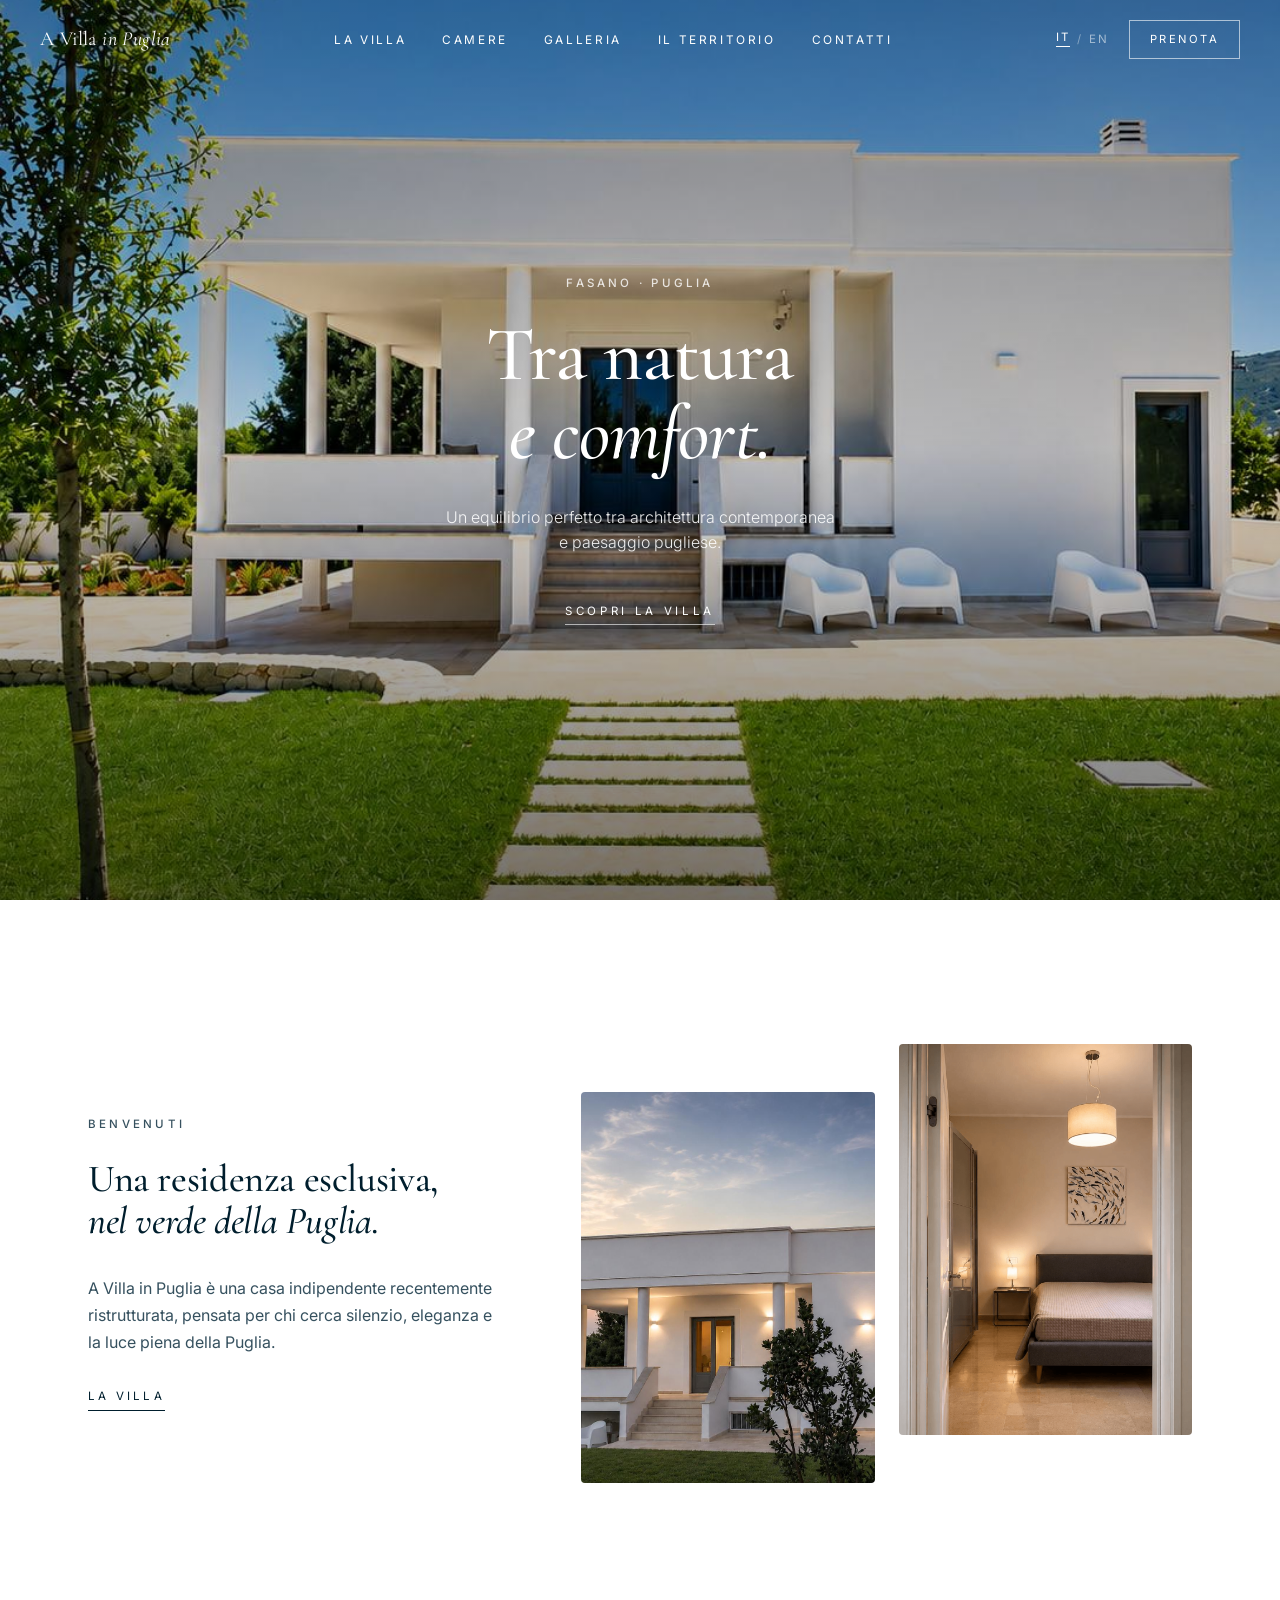
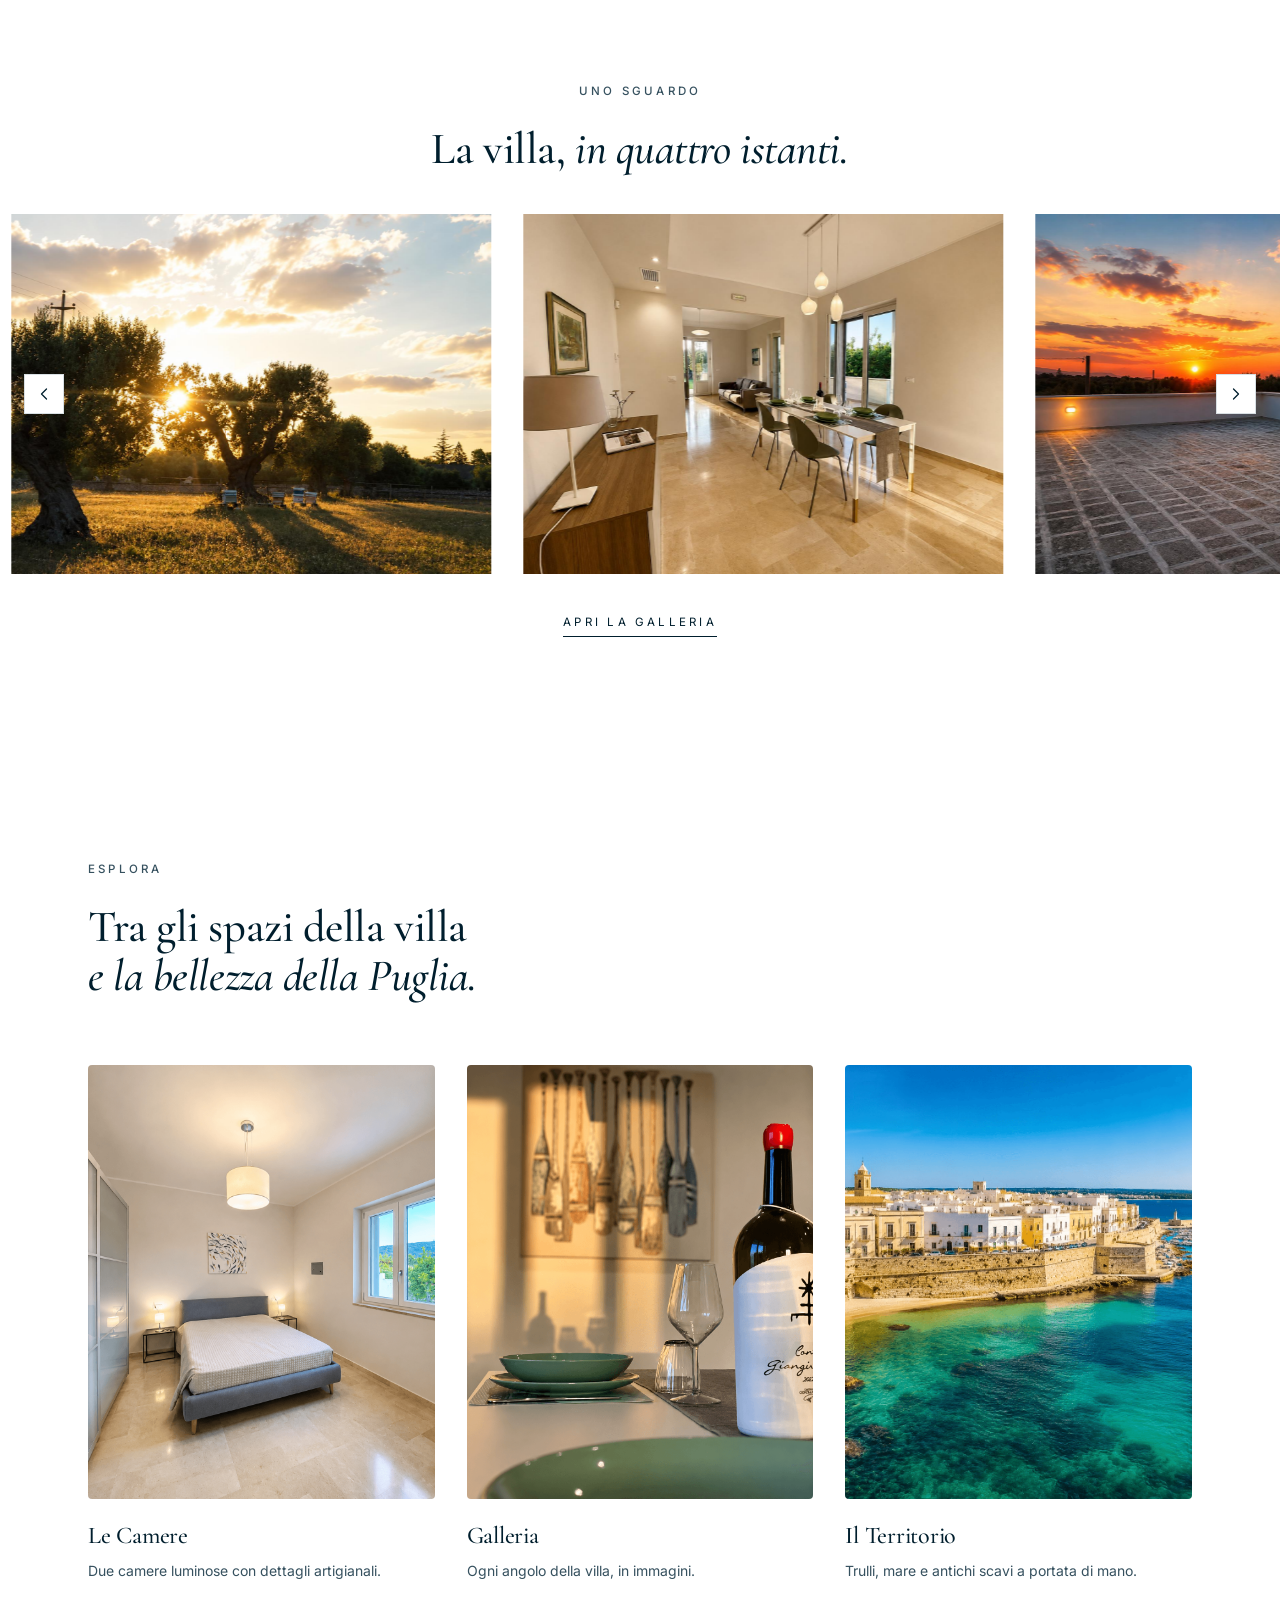
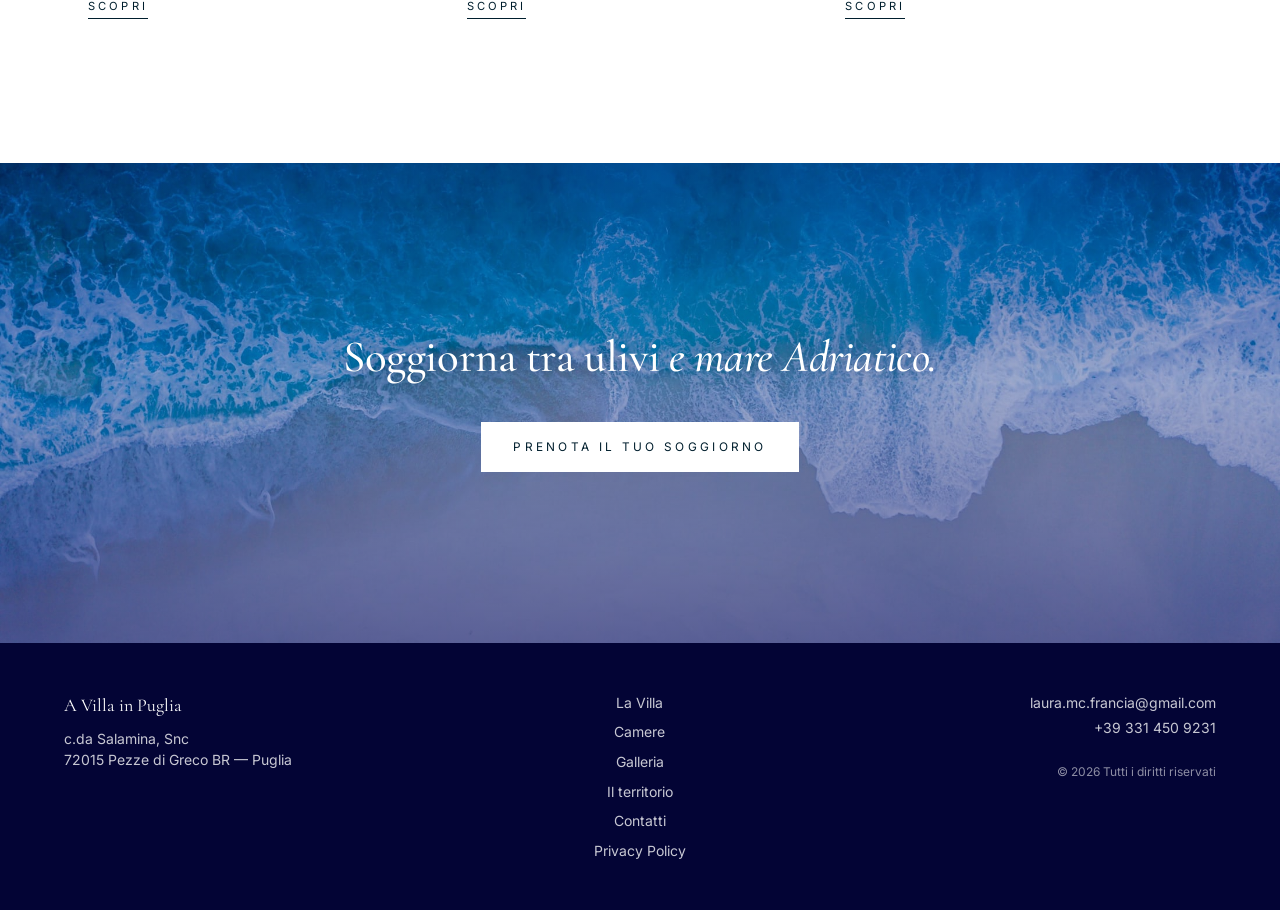
<file: index.html>
<!doctype html>
<html lang="it">
<head>
  <meta charset="utf-8" />
  <meta name="viewport" content="width=device-width, initial-scale=1" />
  <title>A Villa in Puglia — Rifugio di Lusso in Puglia</title>
  <meta name="description" content="Villa indipendente di lusso a Fasano, Puglia. Ulivi secolari, vista sull'Adriatico, giardino privato. Fino a 4 ospiti." />
  <link rel="stylesheet" href="styles.css" />
  <meta name="theme-color" content="#030435" />
  <link rel="icon" href="favicon.svg" type="image/svg+xml" />
  <link rel="apple-touch-icon" href="favicon.svg" />
  <meta name="apple-mobile-web-app-title" content="A Villa in Puglia" />
  <meta property="og:type" content="website" />
  <meta property="og:site_name" content="A Villa in Puglia" />
  <meta property="og:title" content="A Villa in Puglia — Rifugio di Lusso in Puglia" />
  <meta property="og:description" content="Villa indipendente di lusso a Fasano, Puglia. Ulivi secolari, vista sull'Adriatico, giardino privato. Fino a 4 ospiti." />
  <meta property="og:image" content="assets/villa-homepage.jpeg" />
  <meta name="twitter:card" content="summary_large_image" />
</head>
<body>
<main class="homepage">

  <!-- NAV (transparent over hero) -->
  <header class="nav transparent" id="nav">
    <div class="nav-inner">
      <a class="brand" href="index.html">A Villa <i>in Puglia</i></a>
      <nav class="nav-links">
        <a href="villa.html">La Villa</a>
        <a href="camere.html">Camere</a>
        <a href="galleria.html">Galleria</a>
        <a href="il-territorio.html">Il territorio</a>
        <a href="contatti.html">Contatti</a>
      </nav>
      <a class="nav-cta" href="contatti.html">Prenota</a>
      <button class="nav-toggle" id="navToggle" aria-label="Apri il menu" aria-controls="mobileMenu" aria-expanded="false">
        <span class="nav-toggle-bar"></span>
        <span class="nav-toggle-bar"></span>
        <span class="nav-toggle-bar"></span>
      </button>
    </div>
  </header>

  <!-- MENU MOBILE -->
  <div class="mobile-menu" id="mobileMenu" aria-hidden="true">
    <div class="mobile-menu-top">
      <a class="brand" href="index.html">A Villa <i>in Puglia</i></a>
      <button class="mobile-menu-close" id="menuClose" aria-label="Chiudi il menu">
        <span></span><span></span>
      </button>
    </div>
    <nav class="mobile-menu-links">
      <a href="villa.html">La Villa</a>
      <a href="camere.html">Camere</a>
      <a href="galleria.html">Galleria</a>
      <a href="il-territorio.html">Il territorio</a>
      <a href="contatti.html">Contatti</a>
    </nav>
    <a class="mobile-menu-cta" href="contatti.html">Prenota</a>
    <div class="mobile-menu-contact">
      <a href="tel:+393314509231">+39 331 450 9231</a>
      <a href="mailto:laura.mc.francia@gmail.com">laura.mc.francia@gmail.com</a>
    </div>
  </div>

  <!-- HERO -->
  <section class="hero">
    <img class="bg" src="assets/villa-homepage.jpeg" alt="La villa con giardino e vialetto in pietra" />
    <div class="scrim"></div>
    <div class="content">
      <p class="eyebrow">Fasano · Puglia</p>
      <h1>Tra natura <br /><i>e comfort.</i></h1>
      <p class="lead">Un equilibrio perfetto tra architettura contemporanea</br> e paesaggio pugliese.</p>
      <a class="thin-link" href="villa.html">Scopri la villa</a>
    </div>
  </section>

  <!-- INTRO -->
  <section class="section">
    <div class="container grid-12">
      <div class="col-5">
        <p class="eyebrow" style="margin-bottom:1.5rem">Benvenuti</p>
        <h2 class="display" style="font-size: clamp(1.55rem, 4.6vw, 2.4rem)">Una residenza esclusiva, <br /><i>nel verde della Puglia.</i></h2>
        <p class="body">A Villa in Puglia è una casa indipendente recentemente ristrutturata, pensata per chi cerca silenzio, eleganza e la luce piena della Puglia.</p>
        <a class="inline-link" href="villa.html">La villa</a>
      </div>
      <div class="col-7">
        <div class="two-img-grid reveal-group">
          <img class="reveal" src="assets/villa-esterno.jpg" alt="La villa vista dall'esterno al tramonto" loading="lazy" />
          <img class="reveal" src="assets/benvenuti-camera.png" alt="Camera da letto della villa" loading="lazy" />
        </div>
      </div>
    </div>
  </section>

  <!-- CAROUSEL -->
  <section class="carousel-section">
    <div class="container" style="padding-bottom: 2rem">
      <p class="eyebrow" style="text-align:center; margin-bottom:1.5rem">Uno sguardo</p>
      <h2 class="display" style="text-align:center; max-width:36rem; margin:0 auto">La villa, <i>in quattro istanti.</i></h2>
    </div>

    <div class="marquee" id="marquee" aria-roledescription="carousel">
      <div class="marquee-viewport" id="marqueeViewport">
        <div class="marquee-track" id="marqueeTrack">
          <figure class="m-card"><img src="assets/carousel-01.jpg" alt="La villa vista dall'esterno" /></figure>
          <figure class="m-card"><img src="assets/carousel-02.jpg" alt="Dettaglio della villa" /></figure>
          <figure class="m-card"><img src="assets/carousel-03.jpg" alt="Veranda e spazi esterni" /></figure>
          <figure class="m-card"><img src="assets/carousel-04.jpg" alt="Angolo della villa al tramonto" /></figure>
        </div>
      </div>

      <button class="marquee-arrow prev" id="mqPrev" aria-label="Scorri indietro">
        <svg width="20" height="20" viewBox="0 0 24 24" fill="none" stroke="currentColor" stroke-width="1.5" stroke-linecap="round" stroke-linejoin="round" aria-hidden="true">
          <polyline points="15,18 9,12 15,6" />
        </svg>
      </button>
      <button class="marquee-arrow next" id="mqNext" aria-label="Scorri avanti">
        <svg width="20" height="20" viewBox="0 0 24 24" fill="none" stroke="currentColor" stroke-width="1.5" stroke-linecap="round" stroke-linejoin="round" aria-hidden="true">
          <polyline points="9,6 15,12 9,18" />
        </svg>
      </button>
    </div>

    <div class="container" style="text-align:center">
      <a class="inline-link" href="galleria.html">Apri la galleria</a>
    </div>
  </section>

  <!-- DISCOVER -->
  <section class="section bg-secondary">
    <div class="container">
      <p class="eyebrow" style="margin-bottom:1.5rem">Esplora</p>
      <h2 class="display" style="max-width:40rem">Tra gli spazi della villa </br><i>e la bellezza della Puglia.</i></h2>
      <div class="cards">
        <a class="card" href="camere.html">
          <div class="img-wrap"><img src="assets/camera-ampia.png" alt="Le Camere" loading="lazy" /></div>
          <h3>Le Camere</h3>
          <p>Due camere luminose con dettagli artigianali.</p>
          <span class="arrow">Scopri</span>
        </a>
        <a class="card" href="galleria.html">
          <div class="img-wrap"><img src="assets/galleria-dettaglio.png" alt="Galleria" loading="lazy" /></div>
          <h3>Galleria</h3>
          <p>Ogni angolo della villa, in immagini.</p>
          <span class="arrow">Scopri</span>
        </a>
        <a class="card" href="il-territorio.html">
          <div class="img-wrap"><img src="assets/esperienze-costa.png" alt="Il territorio" loading="lazy" /></div>
          <h3>Il Territorio</h3>
          <p>Trulli, mare e antichi scavi a portata di mano.</p>
          <span class="arrow">Scopri</span>
        </a>
      </div>
    </div>
  </section>

  <!-- CTA BAND -->
  <section class="cta-band bg-primary cta-image">
    <div class="cta-scrim"></div>
    <div class="cta-content">
      <h2>Soggiorna tra ulivi <i>e mare Adriatico.</i></h2>
      <a class="btn-cta" href="contatti.html">Prenota il tuo soggiorno</a>
    </div>
  </section>

  <!-- FOOTER -->
  <footer class="footer">
    <div class="footer-grid">
      <div>
        <p class="title">A Villa in Puglia</p>
        <p style="margin-top:0.5rem">c.da Salamina, Snc<br />72015 Pezze di Greco BR — Puglia</p>
      </div>
      <div class="center">
        <a href="villa.html">La Villa</a>
        <a href="camere.html">Camere</a>
        <a href="galleria.html">Galleria</a>
        <a href="il-territorio.html">Il territorio</a>
        <a href="contatti.html">Contatti</a>
        <a href="privacy-policy.html">Privacy Policy</a>
      </div>
      <div class="right">
        <p>laura.mc.francia@gmail.com</p>
        <p style="margin-top:0.25rem">+39 331 450 9231</p>
        <p class="small">© <span id="yr"></span> Tutti i diritti riservati</p>
      </div>
    </div>
  </footer>

</main>
<script>
  // Transparent nav scroll behaviour
  (function () {
    var nav = document.getElementById('nav');
    if (!nav || !nav.classList.contains('transparent')) return;
    var onScroll = function () {
      if (window.scrollY > 40) nav.classList.add('scrolled');
      else nav.classList.remove('scrolled');
    };
    onScroll();
    window.addEventListener('scroll', onScroll, { passive: true });
  })();
  document.getElementById('yr').textContent = new Date().getFullYear();

  // ---------- TYPEWRITER HEADING ----------
  (function () {
    var el = document.getElementById('twTyped');
    if (!el) return;
    var text = 'in quattro istanti.';
    var started = false;

    function type() {
      if (started) return;
      started = true;
      var i = 0;
      el.textContent = '';
      el.classList.add('tw-active');
      var interval = setInterval(function () {
        if (i < text.length) {
          el.textContent += text.charAt(i);
          i++;
        } else {
          clearInterval(interval);
          el.classList.remove('tw-active');
          el.classList.add('tw-done');
        }
      }, 55);
    }

    if (!('IntersectionObserver' in window)) { el.textContent = text; return; }
    var obs = new IntersectionObserver(function (entries) {
      entries.forEach(function (entry) {
        if (entry.isIntersecting) { type(); obs.unobserve(entry.target); }
      });
    }, { threshold: 0.5 });
    obs.observe(document.getElementById('typewriterHeading'));
  })();

  // ---------- REVEAL ALLO SCROLL ----------
  (function () {
    var els = document.querySelectorAll('.reveal');
    if (!els.length) return;
    if (!('IntersectionObserver' in window)) {
      els.forEach(function (el) { el.classList.add('is-visible'); });
      return;
    }
    var obs = new IntersectionObserver(function (entries) {
      entries.forEach(function (entry) {
        if (entry.isIntersecting) {
          entry.target.classList.add('is-visible');
          obs.unobserve(entry.target);
        }
      });
    }, { threshold: 0.2, rootMargin: '0px 0px -10% 0px' });
    els.forEach(function (el) { obs.observe(el); });
  })();

  // ---------- MARQUEE CAROUSEL (scorrimento continuo) ----------
  (function () {
    var track = document.getElementById('marqueeTrack');
    if (!track) return;
    var viewport = document.getElementById('marqueeViewport');
    var marquee = document.getElementById('marquee');
    var prev = document.getElementById('mqPrev');
    var next = document.getElementById('mqNext');

    // Duplica le card per un loop continuo e senza stacchi
    var originals = Array.prototype.slice.call(track.children);
    originals.forEach(function (node) { track.appendChild(node.cloneNode(true)); });

    var offset = 0;          // px, sempre <= 0
    var speed = 0.35;        // px per frame (~21px/s) — scorrimento lento
    var paused = false;
    var setWidth = 0;        // larghezza di una sequenza originale

    function measure() {
      // larghezza totale meno il duplicato = metà
      setWidth = track.scrollWidth / 2;
    }
    measure();
    window.addEventListener('resize', measure);

    function normalize() {
      if (setWidth <= 0) return;
      while (offset <= -setWidth) offset += setWidth;
      while (offset > 0) offset -= setWidth;
    }

    function frame() {
      if (!paused) {
        offset -= speed;
        normalize();
        track.style.transform = 'translateX(' + offset + 'px)';
      }
      requestAnimationFrame(frame);
    }
    requestAnimationFrame(frame);

    // pausa su hover
    marquee.addEventListener('mouseenter', function () { paused = true; });
    marquee.addEventListener('mouseleave', function () { paused = false; });

    // step manuale di una card
    function cardStep() {
      var card = track.querySelector('.m-card');
      if (!card) return 320;
      var style = getComputedStyle(track);
      var gap = parseFloat(style.columnGap || style.gap || '0') || 0;
      return card.getBoundingClientRect().width + gap;
    }
    function nudge(dir) {
      track.style.transition = 'transform 600ms cubic-bezier(0.22, 1, 0.36, 1)';
      offset -= dir * cardStep();
      normalize();
      track.style.transform = 'translateX(' + offset + 'px)';
      window.setTimeout(function () { track.style.transition = 'none'; }, 620);
    }
    next.addEventListener('click', function () { nudge(1); });
    prev.addEventListener('click', function () { nudge(-1); });
  })();

</script>
<script src="menu.js"></script>
<script src="i18n.js"></script>
</body>
</html>
</file>
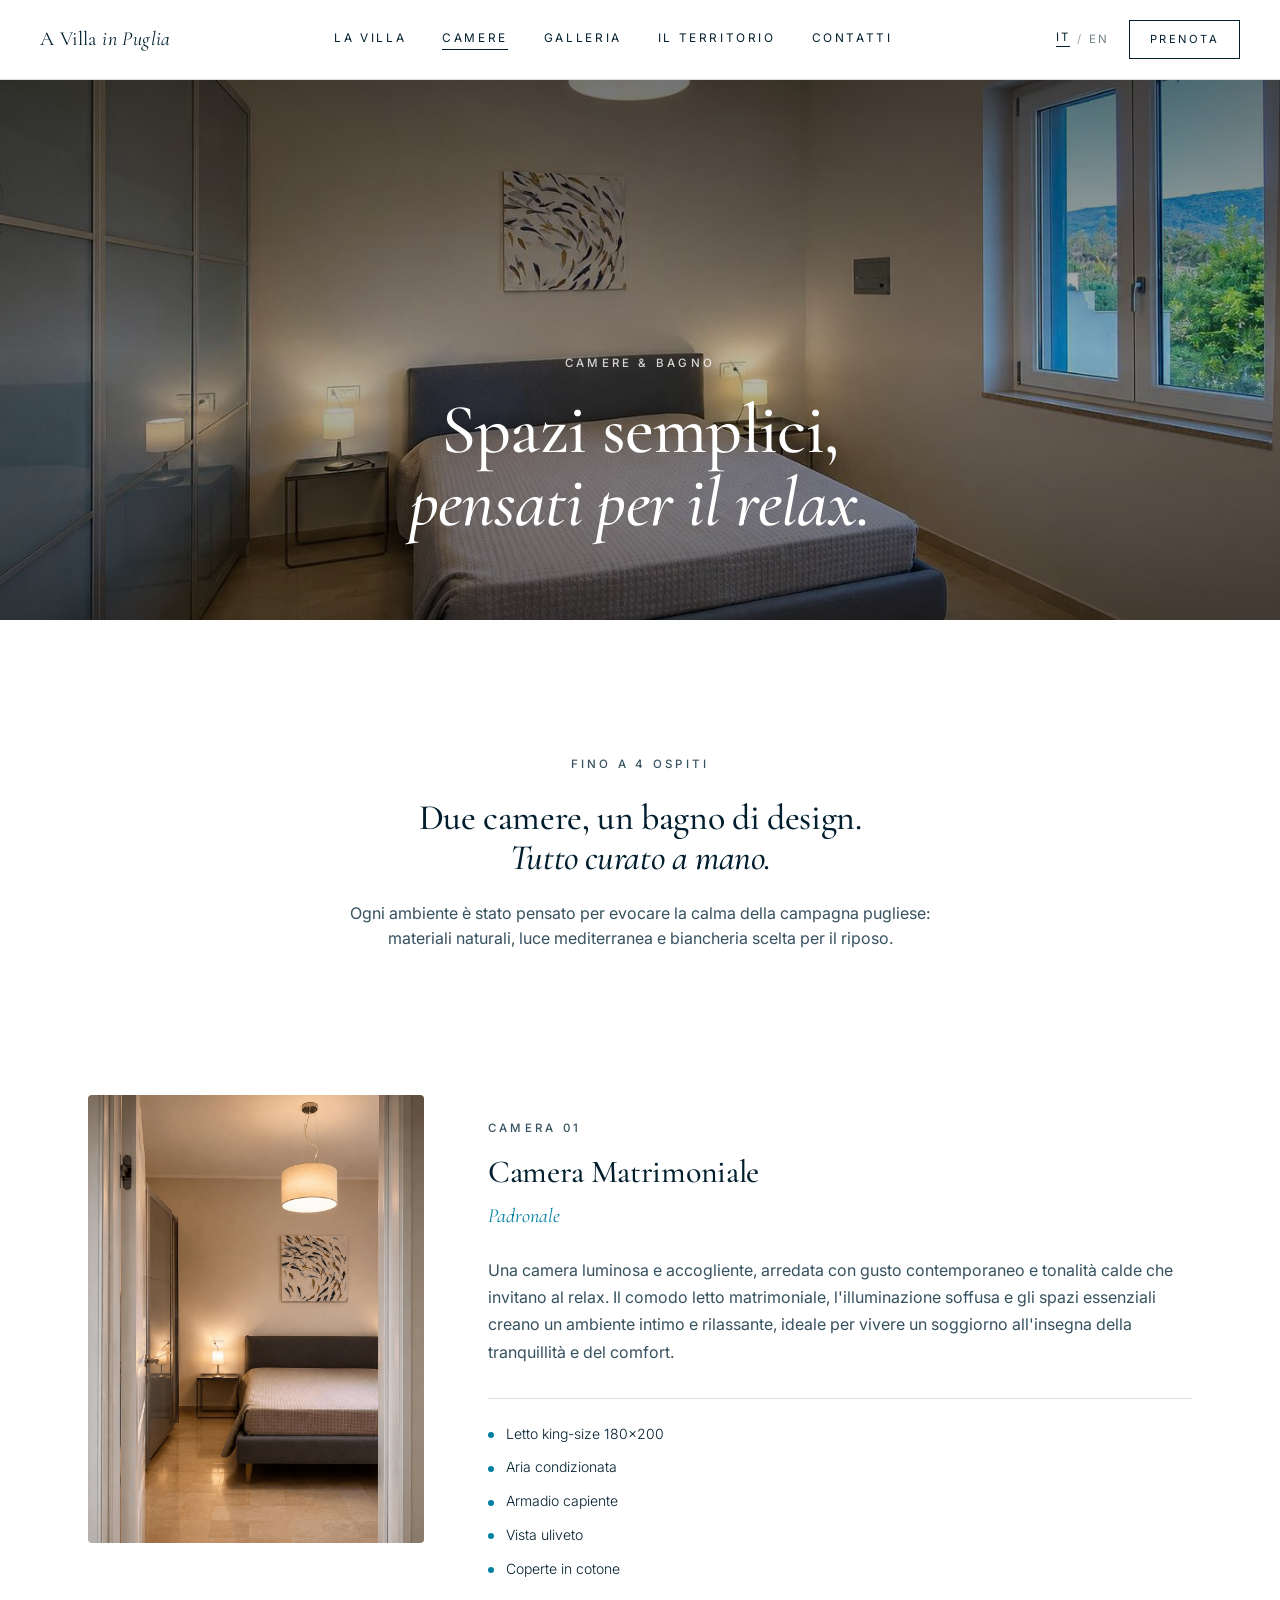
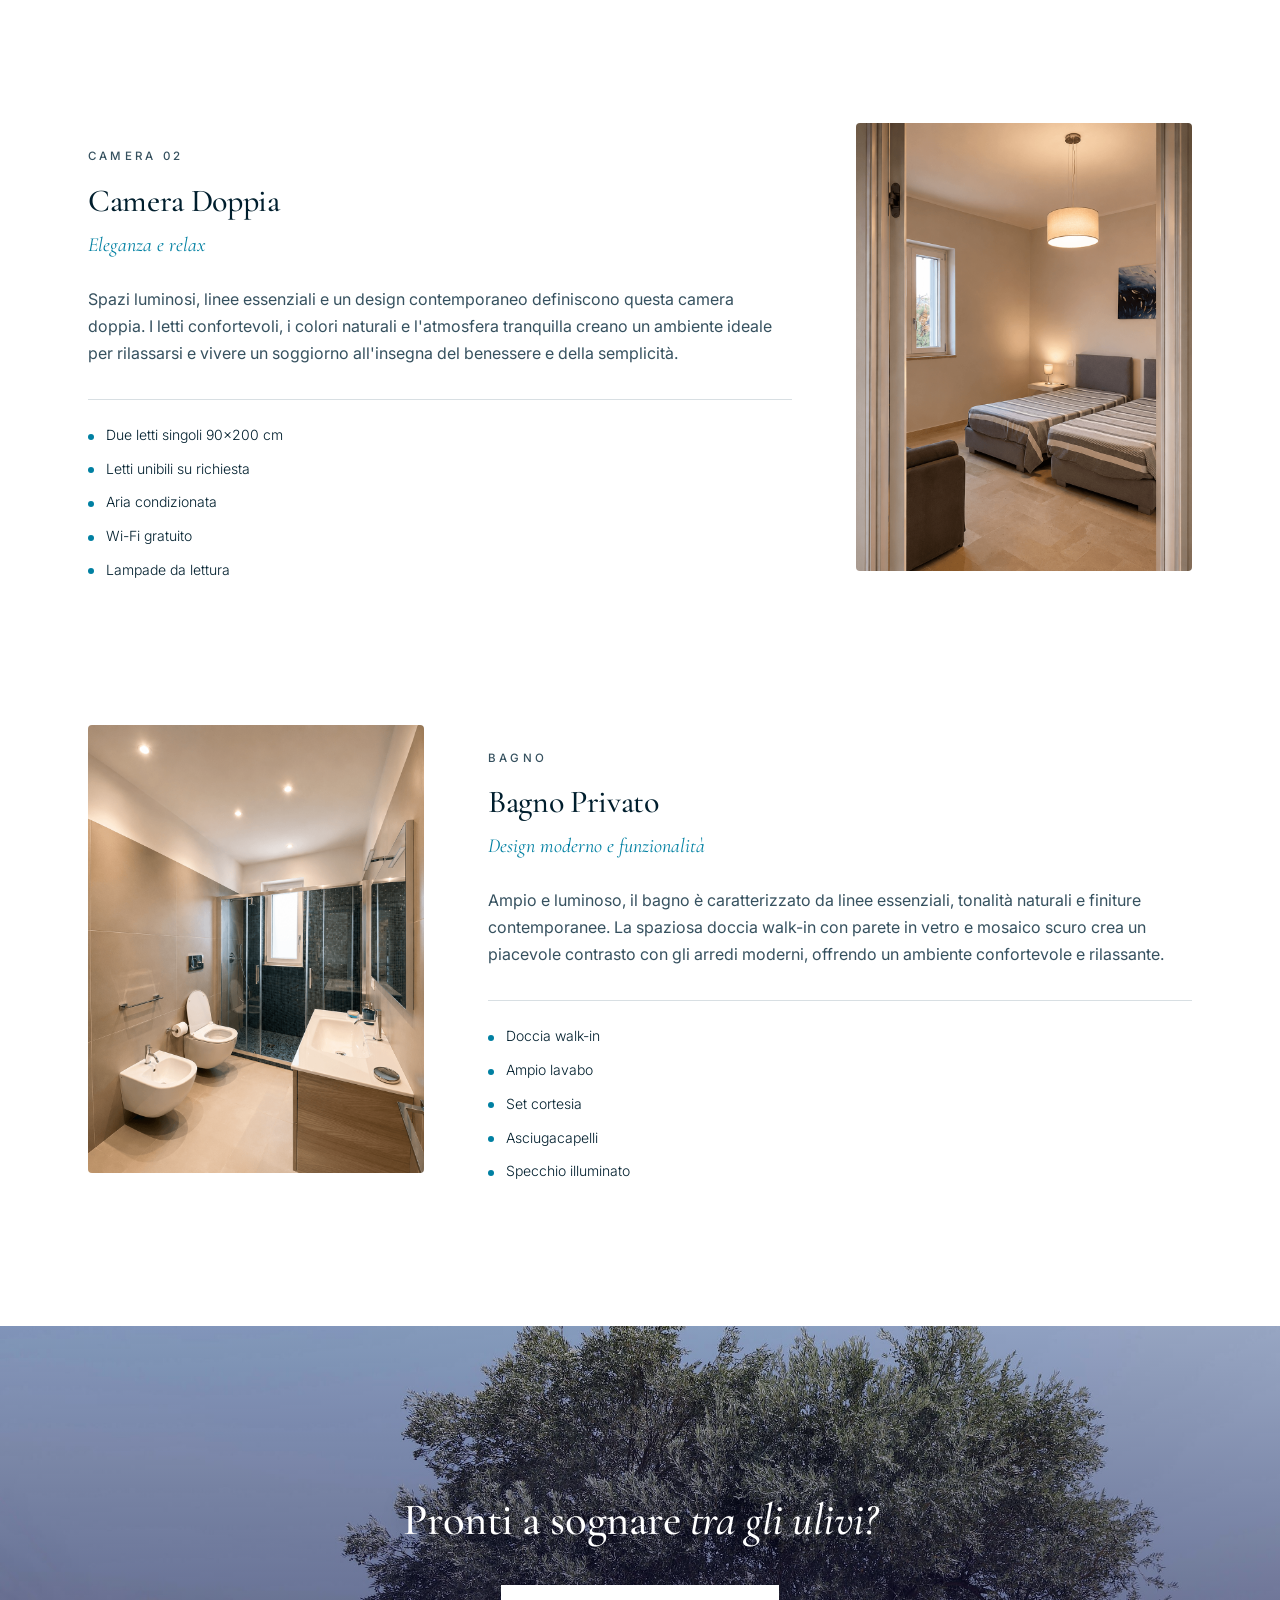
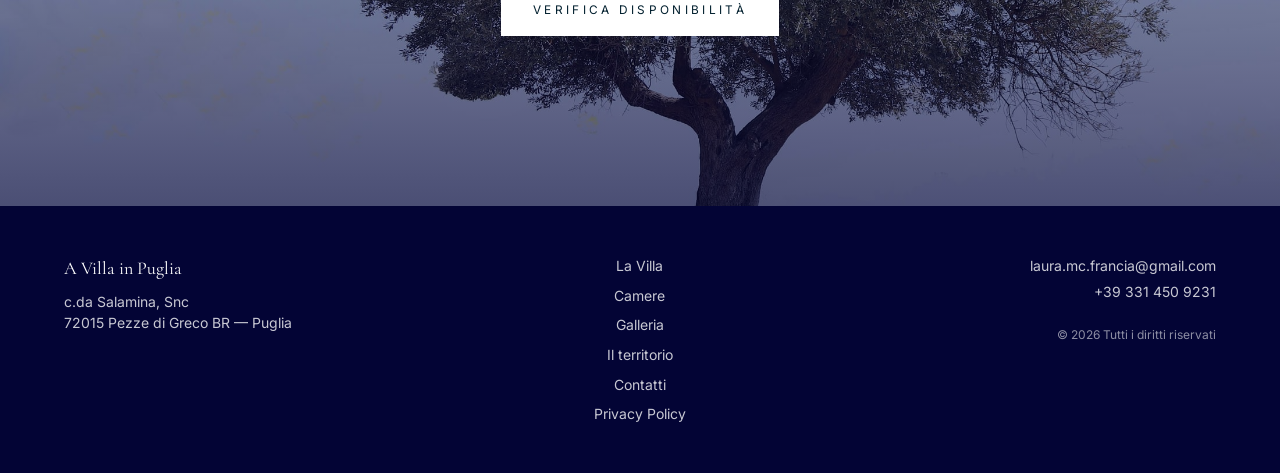
<file: camere.html>
<!doctype html>
<html lang="it">
<head>
  <meta charset="utf-8" />
  <meta name="viewport" content="width=device-width, initial-scale=1" />
  <title>Camere — A Villa in Puglia</title>
  <meta name="description" content="Due camere eleganti e luminose, un bagno in pietra. Fino a 4 ospiti tra ulivi e pietra bianca pugliese." />
  <link rel="stylesheet" href="styles.css" />
  <meta name="theme-color" content="#030435" />
  <link rel="icon" href="favicon.svg" type="image/svg+xml" />
  <link rel="apple-touch-icon" href="favicon.svg" />
  <meta name="apple-mobile-web-app-title" content="A Villa in Puglia" />
  <meta property="og:type" content="website" />
  <meta property="og:site_name" content="A Villa in Puglia" />
  <meta property="og:title" content="Camere — A Villa in Puglia" />
  <meta property="og:description" content="Due camere eleganti e luminose, un bagno in pietra. Fino a 4 ospiti tra ulivi e pietra bianca pugliese." />
  <meta property="og:image" content="assets/hero-villa.jpg" />
  <meta name="twitter:card" content="summary_large_image" />
</head>
<body>
<main class="camere-page">

  <header class="nav" id="nav">
    <div class="nav-inner">
      <a class="brand" href="index.html">A Villa <i>in Puglia</i></a>
      <nav class="nav-links">
        <a href="villa.html">La Villa</a>
        <a href="camere.html" class="active">Camere</a>
        <a href="galleria.html">Galleria</a>
        <a href="il-territorio.html">Il territorio</a>
        <a href="contatti.html">Contatti</a>
      </nav>
      <a class="nav-cta" href="contatti.html">Prenota</a>
      <button class="nav-toggle" id="navToggle" aria-label="Apri il menu" aria-controls="mobileMenu" aria-expanded="false">
        <span class="nav-toggle-bar"></span>
        <span class="nav-toggle-bar"></span>
        <span class="nav-toggle-bar"></span>
      </button>
    </div>
  </header>

  <!-- MENU MOBILE -->
  <div class="mobile-menu" id="mobileMenu" aria-hidden="true">
    <div class="mobile-menu-top">
      <a class="brand" href="index.html">A Villa <i>in Puglia</i></a>
      <button class="mobile-menu-close" id="menuClose" aria-label="Chiudi il menu">
        <span></span><span></span>
      </button>
    </div>
    <nav class="mobile-menu-links">
      <a href="villa.html">La Villa</a>
      <a href="camere.html" class="active">Camere</a>
      <a href="galleria.html">Galleria</a>
      <a href="il-territorio.html">Il territorio</a>
      <a href="contatti.html">Contatti</a>
    </nav>
    <a class="mobile-menu-cta" href="contatti.html">Prenota</a>
    <div class="mobile-menu-contact">
      <a href="tel:+393314509231">+39 331 450 9231</a>
      <a href="mailto:laura.mc.francia@gmail.com">laura.mc.francia@gmail.com</a>
    </div>
  </div>

  <section class="page-hero">
    <img class="bg" src="assets/camera-letto-1.jpeg" alt="" />
    <div class="scrim"></div>
    <div class="content">
      <p class="eyebrow">Camere &amp; Bagno</p>
      <h1>Spazi semplici, <br /><i>pensati per il relax.</i></h1>
    </div>
  </section>

  <section class="section tight" style="padding-bottom:0">
    <div class="intro-block">
      <p class="eyebrow" style="margin-bottom:1.5rem">Fino a 4 ospiti</p>
      <h2 class="display section-title">Due camere, un bagno di design. <br /><i>Tutto curato a mano.</i></h2>
      <p>Ogni ambiente è stato pensato per evocare la calma della campagna pugliese: materiali naturali, luce mediterranea e biancheria scelta per il riposo.</p>
    </div>
  </section>

  <section class="section">
    <div class="container">
      <div class="rooms">

        <article class="room" id="matrimoniale">
          <div class="room-img"><img src="assets/camera-matrimoniale.png" alt="Camera Matrimoniale" loading="lazy" /></div>
          <div class="room-text">
            <p class="eyebrow" style="margin-bottom:1rem">Camera 01</p>
            <h3>Camera Matrimoniale</h3>
            <p class="sub">Padronale</p>
            <p>Una camera luminosa e accogliente, arredata con gusto contemporaneo e tonalità calde che invitano al relax. Il comodo letto matrimoniale, l'illuminazione soffusa e gli spazi essenziali creano un ambiente intimo e rilassante, ideale per vivere un soggiorno all'insegna della tranquillità e del comfort.</p>
            <ul class="feature-list">
              <li><span class="dot"></span>Letto king-size 180×200</li>
              <li><span class="dot"></span>Aria condizionata</li>
              <li><span class="dot"></span>Armadio capiente</li>
              <li><span class="dot"></span>Vista uliveto</li>
              <li><span class="dot"></span>Coperte in cotone</li>
            </ul>
          </div>
        </article>

        <article class="room reverse" id="doppia">
          <div class="room-img"><img src="assets/camera-doppia.png" alt="Camera Doppia" loading="lazy" /></div>
          <div class="room-text">
            <p class="eyebrow" style="margin-bottom:1rem">Camera 02</p>
            <h3>Camera Doppia</h3>
            <p class="sub">Eleganza e relax</p>
            <p>Spazi luminosi, linee essenziali e un design contemporaneo definiscono questa camera doppia. I letti confortevoli, i colori naturali e l'atmosfera tranquilla creano un ambiente ideale per rilassarsi e vivere un soggiorno all'insegna del benessere e della semplicità.</p>
            <ul class="feature-list">
              <li><span class="dot"></span>Due letti singoli 90×200 cm</li>
              <li><span class="dot"></span>Letti unibili su richiesta</li>
              <li><span class="dot"></span>Aria condizionata</li>
              <li><span class="dot"></span>Wi-Fi gratuito</li>
              <li><span class="dot"></span>Lampade da lettura</li>
            </ul>
          </div>
        </article>

        <article class="room" id="bagno">
          <div class="room-img room-img-small"><img src="assets/bagno-nuovo.png" alt="Bagno in Travertino" loading="lazy" /></div>
          <div class="room-text">
            <p class="eyebrow" style="margin-bottom:1rem">Bagno</p>
            <h3>Bagno Privato</h3>
            <p class="sub">Design moderno e funzionalità</p>
            <p>Ampio e luminoso, il bagno è caratterizzato da linee essenziali, tonalità naturali e finiture contemporanee. La spaziosa doccia walk-in con parete in vetro e mosaico scuro crea un piacevole contrasto con gli arredi moderni, offrendo un ambiente confortevole e rilassante.</p>
            <ul class="feature-list">
              <li><span class="dot"></span>Doccia walk-in</li>
              <li><span class="dot"></span>Ampio lavabo</li>
              <li><span class="dot"></span>Set cortesia</li>
              <li><span class="dot"></span>Asciugacapelli</li>
              <li><span class="dot"></span>Specchio illuminato</li>
            </ul>
          </div>
        </article>

      </div>
    </div>
  </section>

  <section class="cta-band bg-primary cta-image cta-olive">
    <div class="cta-scrim"></div>
    <div class="cta-content">
      <h2>Pronti a sognare <i>tra gli ulivi?</i></h2>
      <a class="btn-cta" href="contatti.html">Verifica disponibilità</a>
    </div>
  </section>

  <footer class="footer">
    <div class="footer-grid">
      <div>
        <p class="title">A Villa in Puglia</p>
        <p style="margin-top:0.5rem">c.da Salamina, Snc<br />72015 Pezze di Greco BR — Puglia</p>
      </div>
      <div class="center">
        <a href="villa.html">La Villa</a>
        <a href="camere.html">Camere</a>
        <a href="galleria.html">Galleria</a>
        <a href="il-territorio.html">Il territorio</a>
        <a href="contatti.html">Contatti</a>
        <a href="privacy-policy.html">Privacy Policy</a>
      </div>
      <div class="right">
        <p>laura.mc.francia@gmail.com</p>
        <p style="margin-top:0.25rem">+39 331 450 9231</p>
        <p class="small">© <span id="yr"></span> Tutti i diritti riservati</p>
      </div>
    </div>
  </footer>

</main>
<script>document.getElementById('yr').textContent = new Date().getFullYear();</script>
<script src="menu.js"></script>
<script src="i18n.js"></script>
</body>
</html>
</file>
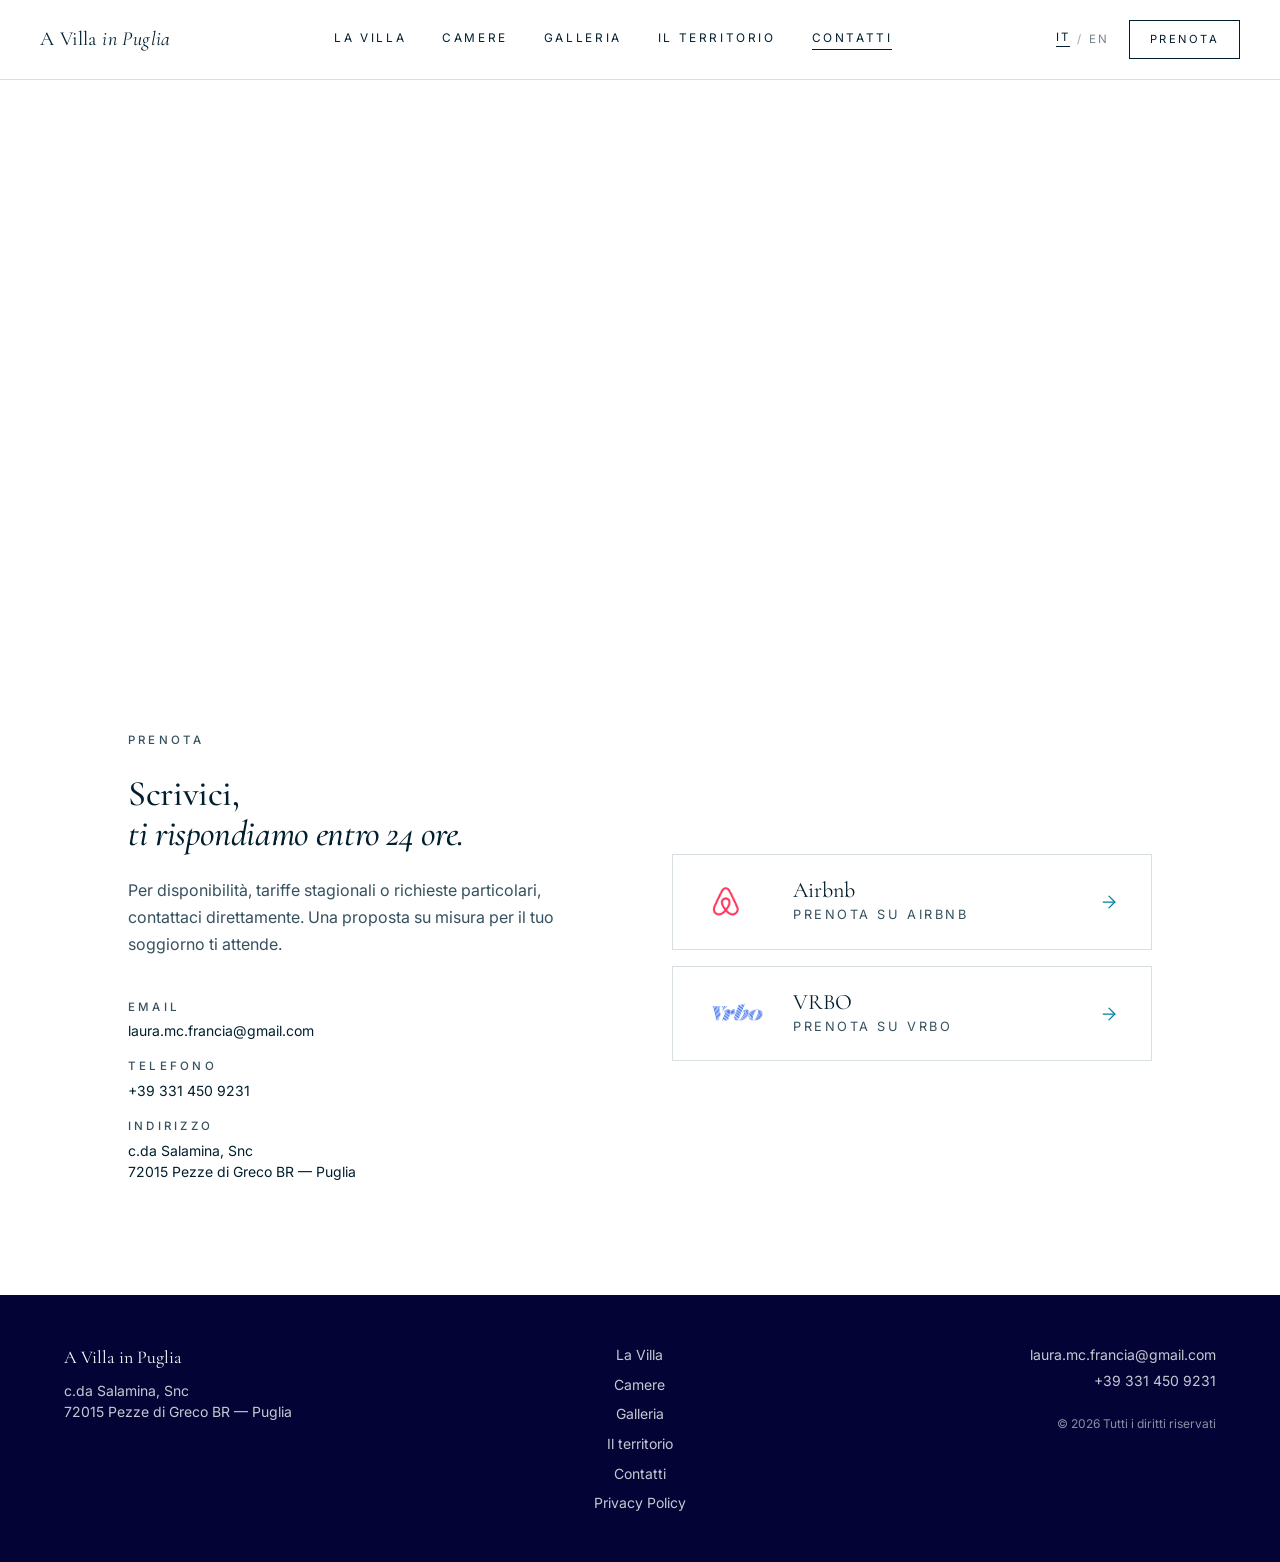
<file: contatti.html>
<!doctype html>
<html lang="it">
<head>
  <meta charset="utf-8" />
  <meta name="viewport" content="width=device-width, initial-scale=1" />
  <title>Contatti &amp; Prenotazioni — A Villa in Puglia</title>
  <meta name="description" content="Contatta A Villa in Puglia per verificare disponibilità e tariffe del tuo soggiorno in Puglia." />
  <link rel="stylesheet" href="styles.css" />
  <meta name="theme-color" content="#030435" />
  <link rel="icon" href="favicon.svg" type="image/svg+xml" />
  <link rel="apple-touch-icon" href="favicon.svg" />
  <meta name="apple-mobile-web-app-title" content="A Villa in Puglia" />
  <meta property="og:type" content="website" />
  <meta property="og:site_name" content="A Villa in Puglia" />
  <meta property="og:title" content="Contatti &amp; Prenotazioni — A Villa in Puglia" />
  <meta property="og:description" content="Contatta A Villa in Puglia per verificare disponibilità e tariffe del tuo soggiorno in Puglia." />
  <meta property="og:image" content="assets/hero-villa.jpg" />
  <meta name="twitter:card" content="summary_large_image" />
</head>
<body>
<main>

  <header class="nav" id="nav">
    <div class="nav-inner">
      <a class="brand" href="index.html">A Villa <i>in Puglia</i></a>
      <nav class="nav-links">
        <a href="villa.html">La Villa</a>
        <a href="camere.html">Camere</a>
        <a href="galleria.html">Galleria</a>
        <a href="il-territorio.html">Il territorio</a>
        <a href="contatti.html" class="active">Contatti</a>
      </nav>
      <a class="nav-cta" href="contatti.html">Prenota</a>
      <button class="nav-toggle" id="navToggle" aria-label="Apri il menu" aria-controls="mobileMenu" aria-expanded="false">
        <span class="nav-toggle-bar"></span>
        <span class="nav-toggle-bar"></span>
        <span class="nav-toggle-bar"></span>
      </button>
    </div>
  </header>

  <!-- MENU MOBILE -->
  <div class="mobile-menu" id="mobileMenu" aria-hidden="true">
    <div class="mobile-menu-top">
      <a class="brand" href="index.html">A Villa <i>in Puglia</i></a>
      <button class="mobile-menu-close" id="menuClose" aria-label="Chiudi il menu">
        <span></span><span></span>
      </button>
    </div>
    <nav class="mobile-menu-links">
      <a href="villa.html">La Villa</a>
      <a href="camere.html">Camere</a>
      <a href="galleria.html">Galleria</a>
      <a href="il-territorio.html">Il territorio</a>
      <a href="contatti.html" class="active">Contatti</a>
    </nav>
    <a class="mobile-menu-cta" href="contatti.html">Prenota</a>
    <div class="mobile-menu-contact">
      <a href="tel:+393314509231">+39 331 450 9231</a>
      <a href="mailto:laura.mc.francia@gmail.com">laura.mc.francia@gmail.com</a>
    </div>
  </div>

  <!-- MAPPA FULL-WIDTH -->
  <div class="map-hero">
    <iframe
      title="Posizione A Villa in Puglia"
      src="https://maps.google.com/maps?q=A+Villa+in+Puglia+Pezze+di+Greco+BR&output=embed&z=14"
      width="100%" height="100%" style="border:0;" allowfullscreen="" loading="lazy"
      referrerpolicy="no-referrer-when-downgrade">
    </iframe>
  </div>

  <section class="section tight">
    <div class="contact-grid">
      <div class="contact-info">
        <p class="eyebrow" style="margin-bottom:1.5rem">Prenota</p>
        <h2 class="display section-title">Scrivici, <br /><i>ti rispondiamo entro 24 ore.</i></h2>
        <p class="body">Per disponibilità, tariffe stagionali o richieste particolari, contattaci direttamente. Una proposta su misura per il tuo soggiorno ti attende.</p>
        <div class="contact-block">
          <div>
            <div class="eyebrow">Email</div>
            <a href="mailto:laura.mc.francia@gmail.com">laura.mc.francia@gmail.com</a>
          </div>
          <div>
            <div class="eyebrow">Telefono</div>
            <a href="tel:+393314509231">+39 331 450 9231</a>
          </div>
          <div>
            <div class="eyebrow">Indirizzo</div>
            <p>c.da Salamina, Snc<br />72015 Pezze di Greco BR — Puglia</p>
          </div>
        </div>
      </div>

      <div class="booking-links">
        <a class="booking-card" href="https://www.airbnb.it/rooms/26091197?check_in=2026-07-11&search_mode=regular_search&photo_id=531312489&source_impression_id=p3_1780322491_P38kClj8_--vd0b6&previous_page_section_name=1000&federated_search_id=2577f6b7-dea5-461a-973b-ad4f06dc0036&guests=1&adults=1&check_out=2026-07-15" target="_blank" rel="noopener">
          <div class="booking-logo booking-logo-img">
            <img src="assets/logo-airbnb.png" alt="Airbnb" />
          </div>
          <div class="booking-info">
            <span class="booking-name">Airbnb</span>
            <span class="booking-sub">Prenota su Airbnb</span>
          </div>
          <svg class="booking-arrow" viewBox="0 0 24 24" fill="none" stroke="currentColor" stroke-width="1.5" stroke-linecap="round" stroke-linejoin="round"><line x1="5" y1="12" x2="19" y2="12"/><polyline points="12,5 19,12 12,19"/></svg>
        </a>

        <a class="booking-card" href="https://www.vrbo.com/it-it/affitto-vacanze/p8788484?chkin=2026-07-11&chkout=2026-07-15&d1=2026-07-11&d2=2026-07-15&startDate=2026-07-11&endDate=2026-07-15&x_pwa=1&rfrr=HSR&pwa_ts=1780322914859&referrerUrl=aHR0cHM6Ly93d3cudnJiby5jb20vSG90ZWwtU2VhcmNo&useRewards=false&adults=2&regionId=6050441&destination=Fasano%2C+Puglia%2C+Italia&destType=BOUNDING_BOX&latLong=40.836281%2C17.361371&searchId=a73a9968-8e56-4892-a25b-a3111f656104&sort=RECOMMENDED&top_dp=849&top_cur=EUR&userIntent=&selectedRoomType=29554269&selectedRatePlan=0001fda9cdf11f8e4eb890e1dad9fa186516&expediaPropertyId=29554269" target="_blank" rel="noopener">
          <div class="booking-logo booking-logo-img">
            <img src="assets/logo-vrbo.png" alt="VRBO" />
          </div>
          <div class="booking-info">
            <span class="booking-name">VRBO</span>
            <span class="booking-sub">Prenota su VRBO</span>
          </div>
          <svg class="booking-arrow" viewBox="0 0 24 24" fill="none" stroke="currentColor" stroke-width="1.5" stroke-linecap="round" stroke-linejoin="round"><line x1="5" y1="12" x2="19" y2="12"/><polyline points="12,5 19,12 12,19"/></svg>
        </a>
      </div>
    </div>
  </section>

  <footer class="footer">
    <div class="footer-grid">
      <div>
        <p class="title">A Villa in Puglia</p>
        <p style="margin-top:0.5rem">c.da Salamina, Snc<br />72015 Pezze di Greco BR — Puglia</p>
      </div>
      <div class="center">
        <a href="villa.html">La Villa</a>
        <a href="camere.html">Camere</a>
        <a href="galleria.html">Galleria</a>
        <a href="il-territorio.html">Il territorio</a>
        <a href="contatti.html">Contatti</a>
        <a href="privacy-policy.html">Privacy Policy</a>
      </div>
      <div class="right">
        <p>laura.mc.francia@gmail.com</p>
        <p style="margin-top:0.25rem">+39 331 450 9231</p>
        <p class="small">© <span id="yr"></span> Tutti i diritti riservati</p>
      </div>
    </div>
  </footer>

</main>
<script>
  document.getElementById('yr').textContent = new Date().getFullYear();
</script>
<script src="menu.js"></script>
<script src="i18n.js"></script>
</body>
</html>
</file>
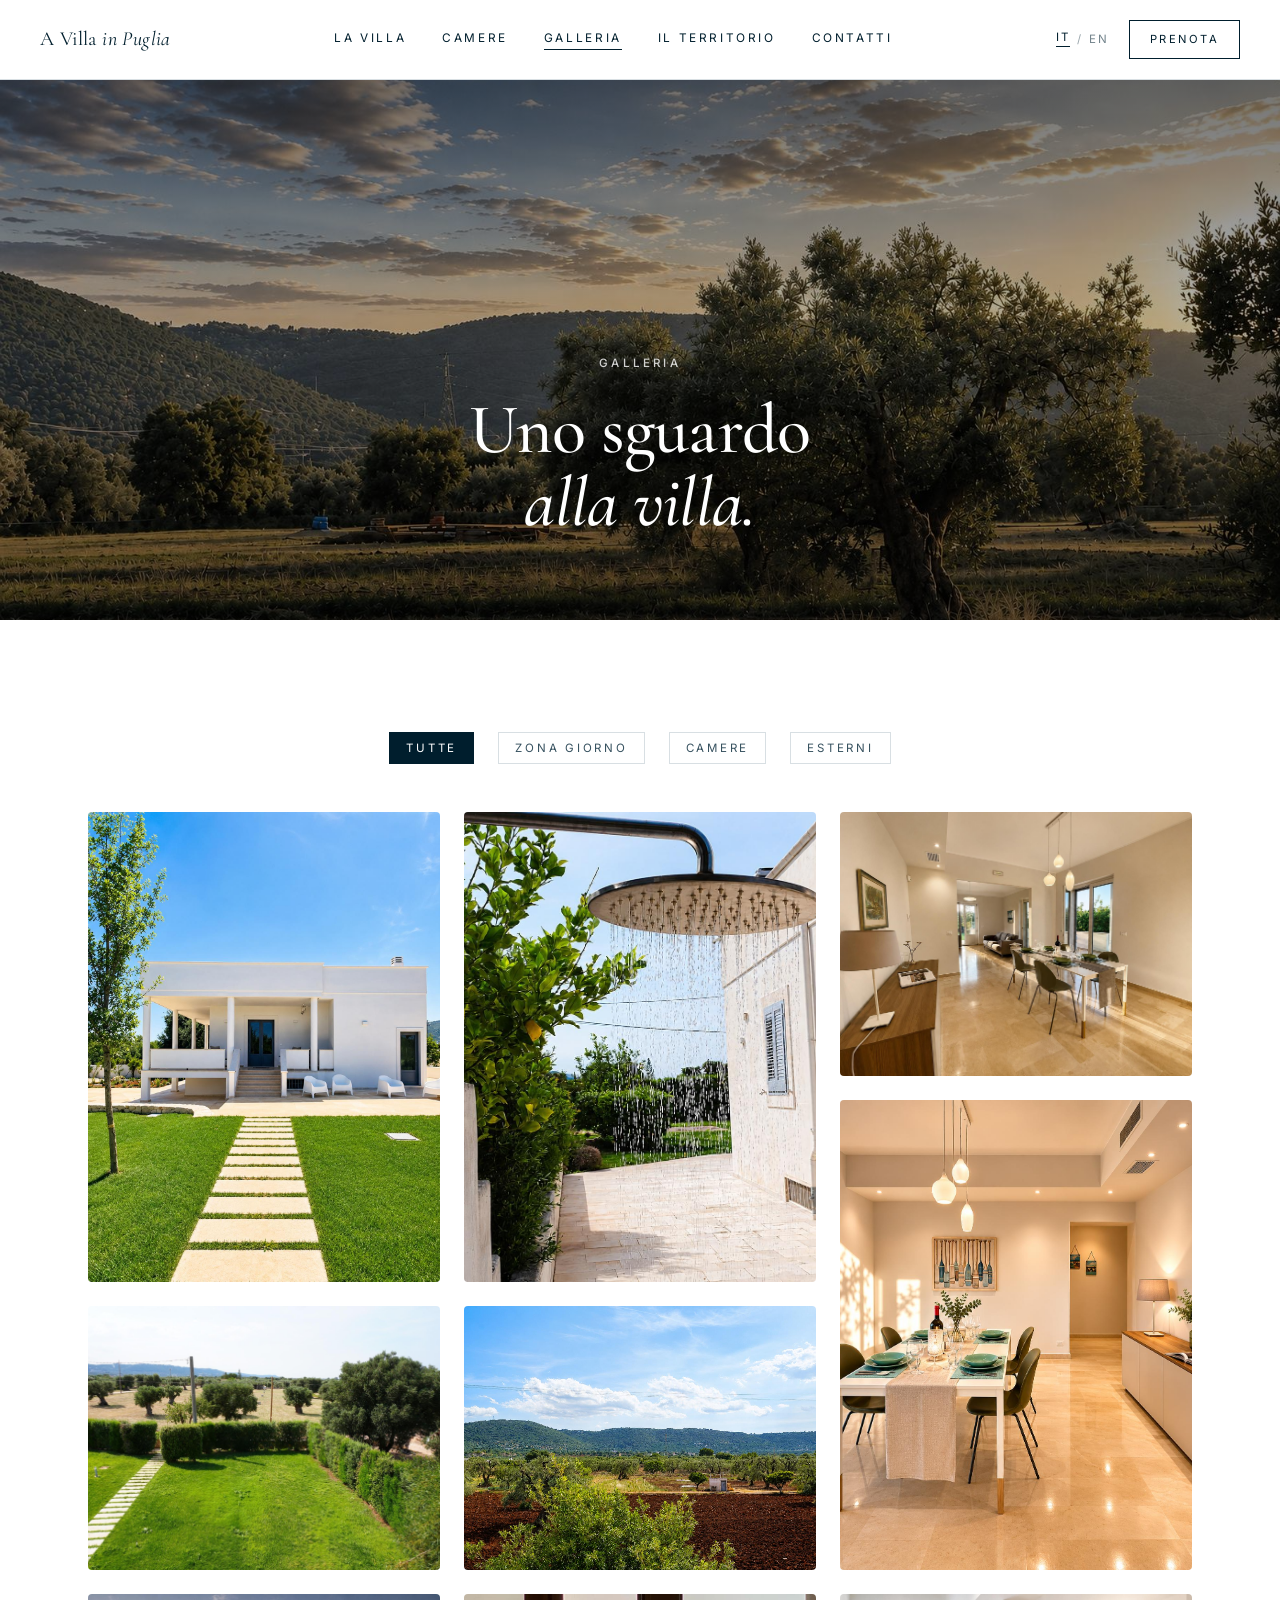
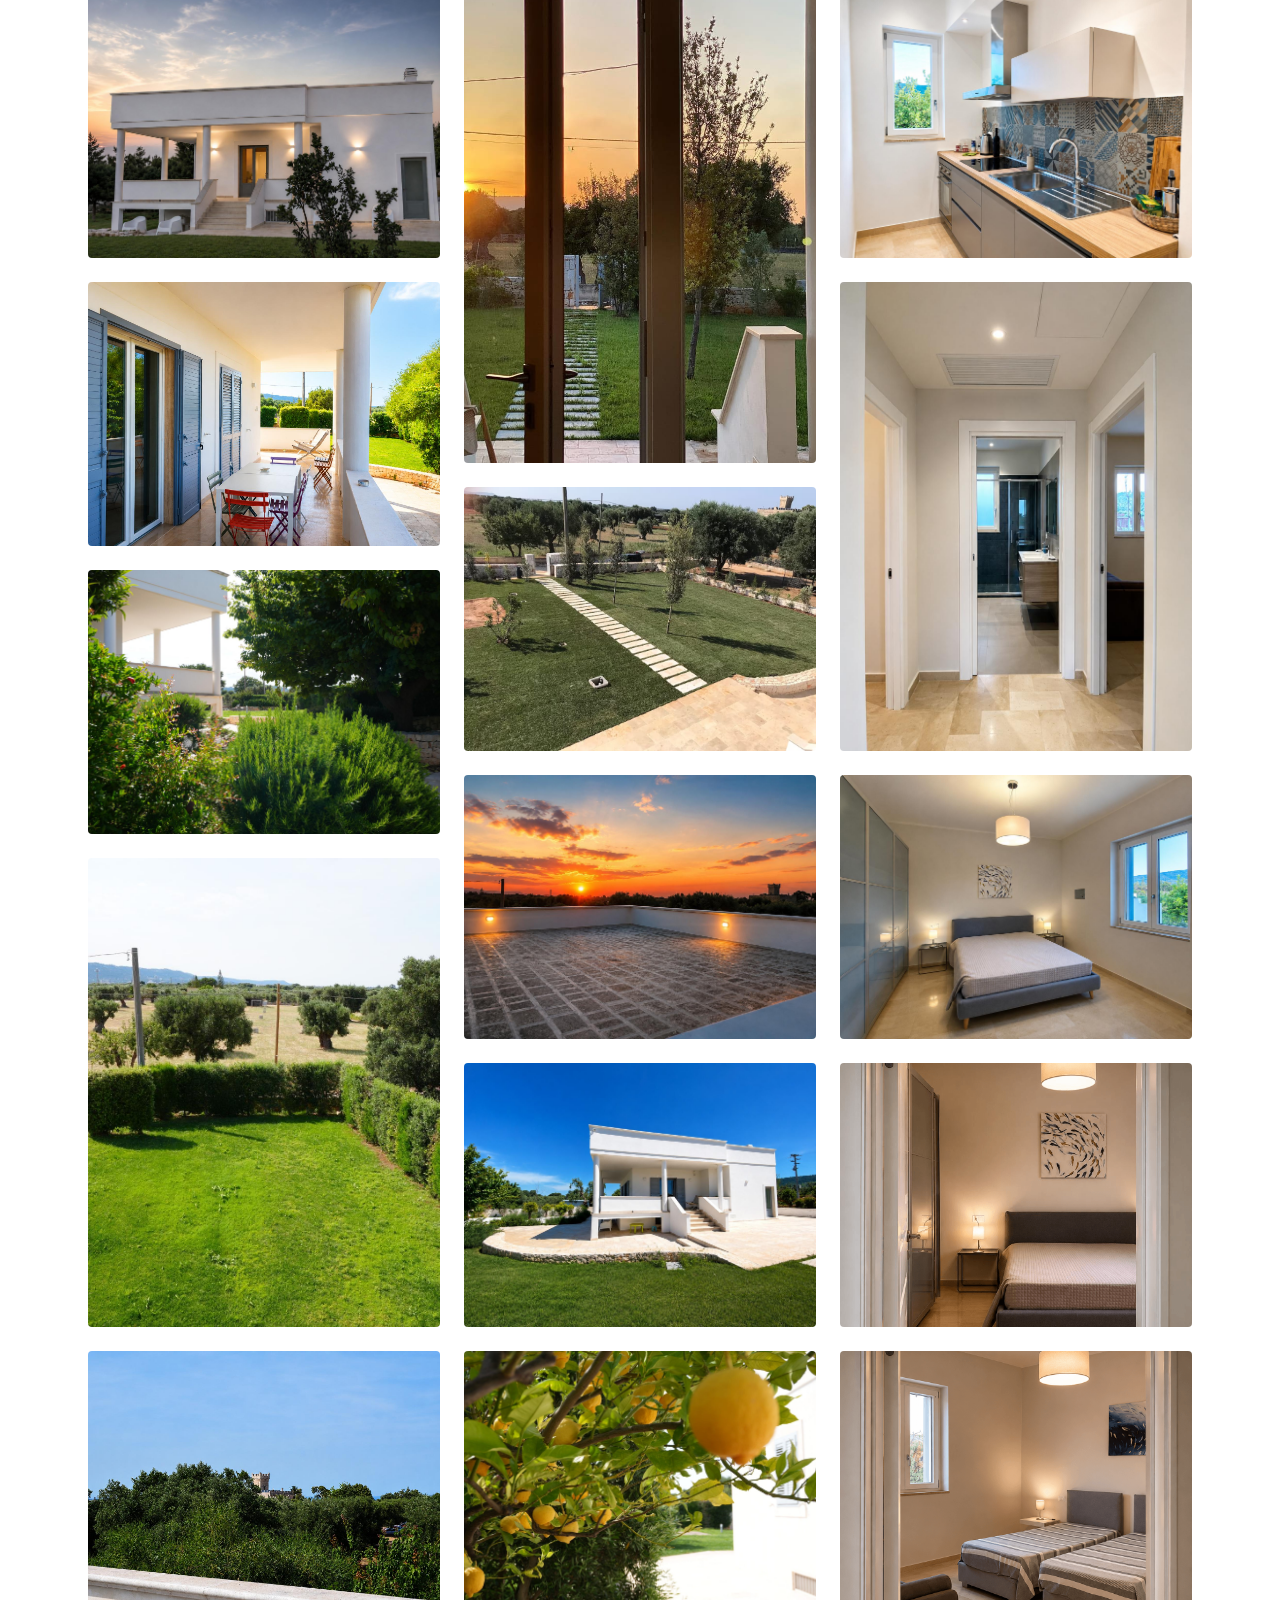
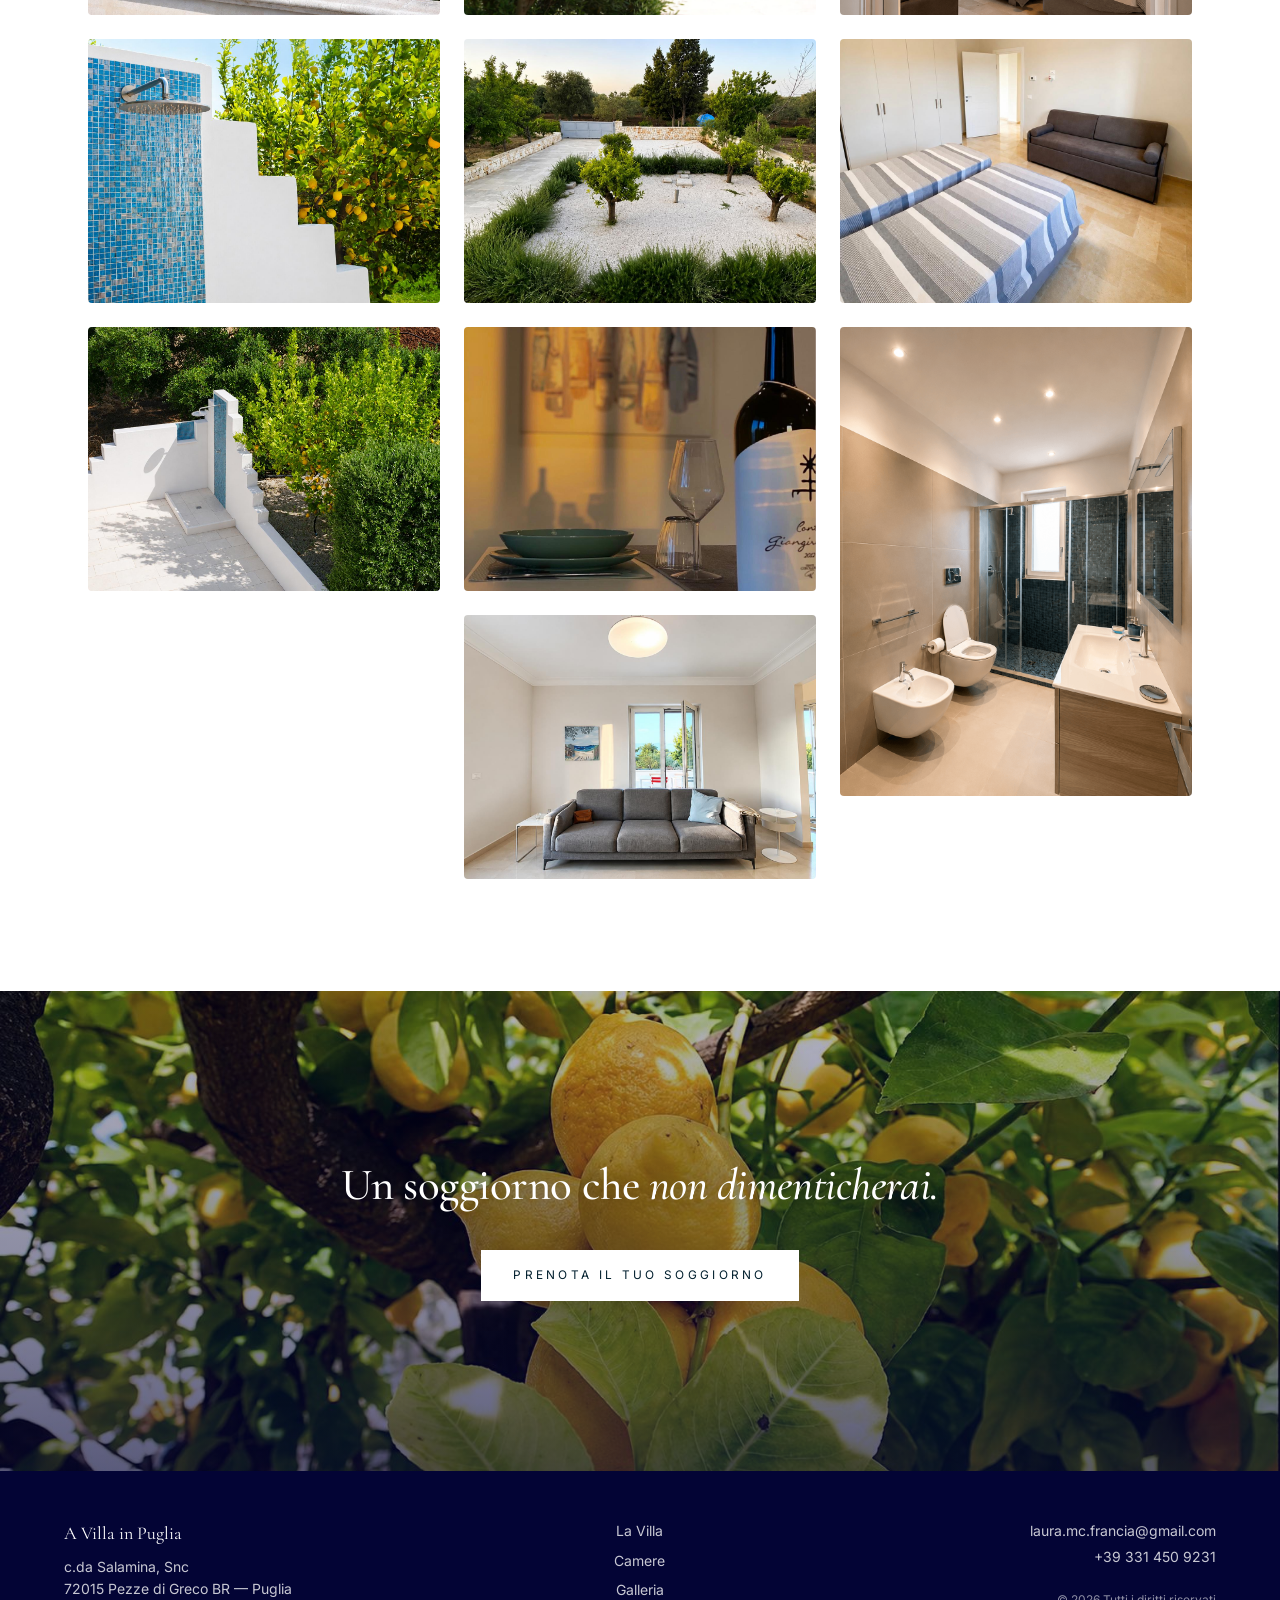
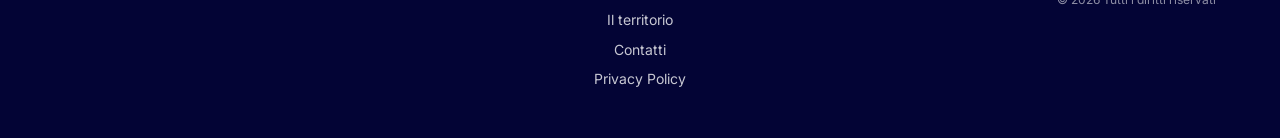
<file: galleria.html>
<!doctype html>
<html lang="it">
<head>
  <meta charset="utf-8" />
  <meta name="viewport" content="width=device-width, initial-scale=1" />
  <title>Galleria — A Villa in Puglia</title>
  <meta name="description" content="Galleria fotografica della villa: esterni, interni, camere, piscina, uliveti e dintorni." />
  <link rel="stylesheet" href="styles.css" />
  <meta name="theme-color" content="#030435" />
  <link rel="icon" href="favicon.svg" type="image/svg+xml" />
  <link rel="apple-touch-icon" href="favicon.svg" />
  <meta name="apple-mobile-web-app-title" content="A Villa in Puglia" />
  <meta property="og:type" content="website" />
  <meta property="og:site_name" content="A Villa in Puglia" />
  <meta property="og:title" content="Galleria — A Villa in Puglia" />
  <meta property="og:description" content="Galleria fotografica della villa: esterni, interni, camere, piscina, uliveti e dintorni." />
  <meta property="og:image" content="assets/hero-villa.jpg" />
  <meta name="twitter:card" content="summary_large_image" />
</head>
<body>
<main>

  <header class="nav" id="nav">
    <div class="nav-inner">
      <a class="brand" href="index.html">A Villa <i>in Puglia</i></a>
      <nav class="nav-links">
        <a href="villa.html">La Villa</a>
        <a href="camere.html">Camere</a>
        <a href="galleria.html" class="active">Galleria</a>
        <a href="il-territorio.html">Il territorio</a>
        <a href="contatti.html">Contatti</a>
      </nav>
      <a class="nav-cta" href="contatti.html">Prenota</a>
      <button class="nav-toggle" id="navToggle" aria-label="Apri il menu" aria-controls="mobileMenu" aria-expanded="false">
        <span class="nav-toggle-bar"></span>
        <span class="nav-toggle-bar"></span>
        <span class="nav-toggle-bar"></span>
      </button>
    </div>
  </header>

  <!-- MENU MOBILE -->
  <div class="mobile-menu" id="mobileMenu" aria-hidden="true">
    <div class="mobile-menu-top">
      <a class="brand" href="index.html">A Villa <i>in Puglia</i></a>
      <button class="mobile-menu-close" id="menuClose" aria-label="Chiudi il menu">
        <span></span><span></span>
      </button>
    </div>
    <nav class="mobile-menu-links">
      <a href="villa.html">La Villa</a>
      <a href="camere.html">Camere</a>
      <a href="galleria.html" class="active">Galleria</a>
      <a href="il-territorio.html">Il territorio</a>
      <a href="contatti.html">Contatti</a>
    </nav>
    <a class="mobile-menu-cta" href="contatti.html">Prenota</a>
    <div class="mobile-menu-contact">
      <a href="tel:+393314509231">+39 331 450 9231</a>
      <a href="mailto:laura.mc.francia@gmail.com">laura.mc.francia@gmail.com</a>
    </div>
  </div>

  <section class="page-hero">
    <img class="bg" src="assets/ulivo-tramonto.jpg" alt="" style="object-position: center 60%;" />
    <div class="scrim"></div>
    <div class="content">
      <p class="eyebrow">Galleria</p>
      <h1>Uno sguardo <br /><i>alla villa.</i></h1>
    </div>
  </section>

  <section class="section tight">
    <div class="container">
      <div class="cat-row" id="catRow">
        <button class="cat-btn active" data-cat="Tutte">Tutte</button>
        <button class="cat-btn" data-cat="Zona giorno">Zona giorno</button>
        <button class="cat-btn" data-cat="Camere">Camere</button>
        <button class="cat-btn" data-cat="Esterni">Esterni</button>
      </div>

      <div class="masonry" id="masonry"></div>
    </div>
  </section>

  <div class="lightbox" id="lightbox" role="dialog" aria-modal="true">
    <button class="lb-close" id="lbClose" aria-label="Chiudi">×</button>
    <button class="lb-prev" id="lbPrev" aria-label="Precedente">‹</button>
    <img id="lbImg" alt="" />
    <button class="lb-next" id="lbNext" aria-label="Successiva">›</button>
  </div>

  <section class="cta-band bg-primary cta-image cta-limoni">
    <div class="cta-scrim"></div>
    <div class="cta-content">
      <h2>Un soggiorno che <i>non dimenticherai.</i></h2>
      <a class="btn-cta" href="contatti.html">Prenota il tuo soggiorno</a>
    </div>
  </section>

  <footer class="footer">
    <div class="footer-grid">
      <div>
        <p class="title">A Villa in Puglia</p>
        <p style="margin-top:0.5rem">c.da Salamina, Snc<br />72015 Pezze di Greco BR — Puglia</p>
      </div>
      <div class="center">
        <a href="villa.html">La Villa</a>
        <a href="camere.html">Camere</a>
        <a href="galleria.html">Galleria</a>
        <a href="il-territorio.html">Il territorio</a>
        <a href="contatti.html">Contatti</a>
        <a href="privacy-policy.html">Privacy Policy</a>
      </div>
      <div class="right">
        <p>laura.mc.francia@gmail.com</p>
        <p style="margin-top:0.25rem">+39 331 450 9231</p>
        <p class="small">© <span id="yr"></span> Tutti i diritti riservati</p>
      </div>
    </div>
  </footer>

</main>
<script>
  document.getElementById('yr').textContent = new Date().getFullYear();

  var images = [
    /* ---- ESTERNI (tutte foto reali) ---- */
    { src: "assets/villa-vialetto.jpg",     alt: "Villa con vialetto in pietra",    cat: "Esterni",  tall: true },
    { src: "assets/giardino-verde.jpg",     alt: "Giardino con ulivi e limoni",     cat: "Esterni" },
    { src: "assets/villa-sera.jpg",         alt: "Villa al tramonto con luci",      cat: "Esterni" },
    { src: "assets/veranda-colori.jpg",     alt: "Veranda con sedie colorate",      cat: "Esterni" },
    { src: "assets/giardino-rosmarino.jpg", alt: "Giardino con rosmarino e villa",  cat: "Esterni" },
    { src: "assets/giardino-prato.jpg",     alt: "Prato e uliveti sullo sfondo",    cat: "Esterni",  tall: true },
    { src: "assets/vista-castello.jpg",     alt: "Vista sulla Masseria Salamina",   cat: "Esterni" },
    { src: "assets/doccia-mosaico.jpg",     alt: "Doccia mosaico blu e limoni",     cat: "Esterni" },
    { src: "assets/doccia-aerea.jpg",       alt: "Doccia esterna con limoni",       cat: "Esterni" },
    { src: "assets/doccia-acqua.jpg",       alt: "Doccia esterna in funzione",      cat: "Esterni",  tall: true },
    { src: "assets/panorama-ulivi.jpg",     alt: "Panorama ulivi e colline",        cat: "Esterni" },
    { src: "assets/tramonto-porta.jpg",     alt: "Tramonto visto dalla porta",      cat: "Esterni",  tall: true },
    { src: "assets/giardino-castello.jpg",  alt: "Giardino con vista castello",     cat: "Esterni" },
    { src: "assets/terrazza-tramonto.jpg",  alt: "Terrazza al tramonto con castello",cat: "Esterni",  tall: false },
    { src: "assets/villa-giardino.jpg",     alt: "Villa con giardino e portico",    cat: "Esterni" },
    { src: "assets/limoni-villa.jpg",       alt: "Limoni con villa sullo sfondo",   cat: "Esterni" },
    { src: "assets/giardino-ingresso.jpg",  alt: "Giardino ingresso con ghiaia",    cat: "Esterni" },
    /* ---- GENERICHE (solo in Tutte) ---- */
    { src: "assets/vino-tavola.jpg",        alt: "Dettaglio tavola con vino",       cat: "" },
    /* ---- ZONA GIORNO (tutte foto reali) ---- */
    { src: "assets/soggiorno-reale.jpg",    alt: "Soggiorno luminoso",              cat: "Zona giorno" },
    { src: "assets/sala-open-space.jpg",    alt: "Sala pranzo e soggiorno open space", cat: "Zona giorno" },
    { src: "assets/sala-apparecchiata.jpg", alt: "Sala da pranzo apparecchiata",    cat: "Zona giorno",  tall: true },
    { src: "assets/cucina-reale.jpg",       alt: "Cucina con piastrelle patchwork", cat: "Zona giorno" },
    { src: "assets/corridoio.jpg",          alt: "Corridoio con bagno e camere",    cat: "Zona giorno",  tall: true },
    /* ---- CAMERE (foto reali) ---- */
    { src: "assets/camera-letto.jpeg",      alt: "Camera da letto",                cat: "Camere" },
    { src: "assets/camera-matrimoniale.png",alt: "Camera matrimoniale",             cat: "Camere" },
    { src: "assets/camera-doppia.png",      alt: "Camera doppia",                   cat: "Camere" },
    { src: "assets/camera-doppia-ampia.jpg",alt: "Camera doppia con divano",        cat: "Camere" },
    { src: "assets/bagno-nuovo.png",        alt: "Bagno in travertino",             cat: "Camere",   tall: true }
  ];

  var state = { filter: "Tutte", lightbox: null, filtered: images.slice() };

  var masonry = document.getElementById('masonry');
  var catRow = document.getElementById('catRow');
  var lb = document.getElementById('lightbox');
  var lbImg = document.getElementById('lbImg');

  function render() {
    state.filtered = state.filter === "Tutte" ? images.slice() : images.filter(function(i){return i.cat === state.filter;});
    masonry.innerHTML = '';
    state.filtered.forEach(function(img, idx){
      var b = document.createElement('button');
      b.className = 'tile ' + (img.tall ? 'tall' : 'wide');
      b.innerHTML = '<img src="' + img.src + '" alt="' + img.alt + '" loading="lazy" />';
      b.addEventListener('click', function(){ openLightbox(idx); });
      masonry.appendChild(b);
    });
  }

  catRow.addEventListener('click', function(e){
    var btn = e.target.closest('.cat-btn');
    if (!btn) return;
    state.filter = btn.dataset.cat;
    Array.prototype.forEach.call(catRow.querySelectorAll('.cat-btn'), function(b){
      b.classList.toggle('active', b === btn);
    });
    render();
  });

  function openLightbox(i){
    state.lightbox = i;
    lbImg.src = state.filtered[i].src;
    lbImg.alt = state.filtered[i].alt;
    lb.classList.add('open');
  }
  function closeLightbox(){
    state.lightbox = null;
    lb.classList.remove('open');
  }
  function nav(d){
    if (state.lightbox === null) return;
    var n = state.filtered.length;
    state.lightbox = (state.lightbox + d + n) % n;
    lbImg.src = state.filtered[state.lightbox].src;
    lbImg.alt = state.filtered[state.lightbox].alt;
  }
  document.getElementById('lbClose').addEventListener('click', closeLightbox);
  document.getElementById('lbPrev').addEventListener('click', function(e){ e.stopPropagation(); nav(-1); });
  document.getElementById('lbNext').addEventListener('click', function(e){ e.stopPropagation(); nav(1); });
  lb.addEventListener('click', function(e){ if (e.target === lb) closeLightbox(); });
  lbImg.addEventListener('click', function(e){ e.stopPropagation(); });
  document.addEventListener('keydown', function(e){
    if (!lb.classList.contains('open')) return;
    if (e.key === 'Escape') closeLightbox();
    else if (e.key === 'ArrowLeft') nav(-1);
    else if (e.key === 'ArrowRight') nav(1);
  });

  render();
</script>
<script src="menu.js"></script>
<script src="i18n.js"></script>
</body>
</html>
</file>
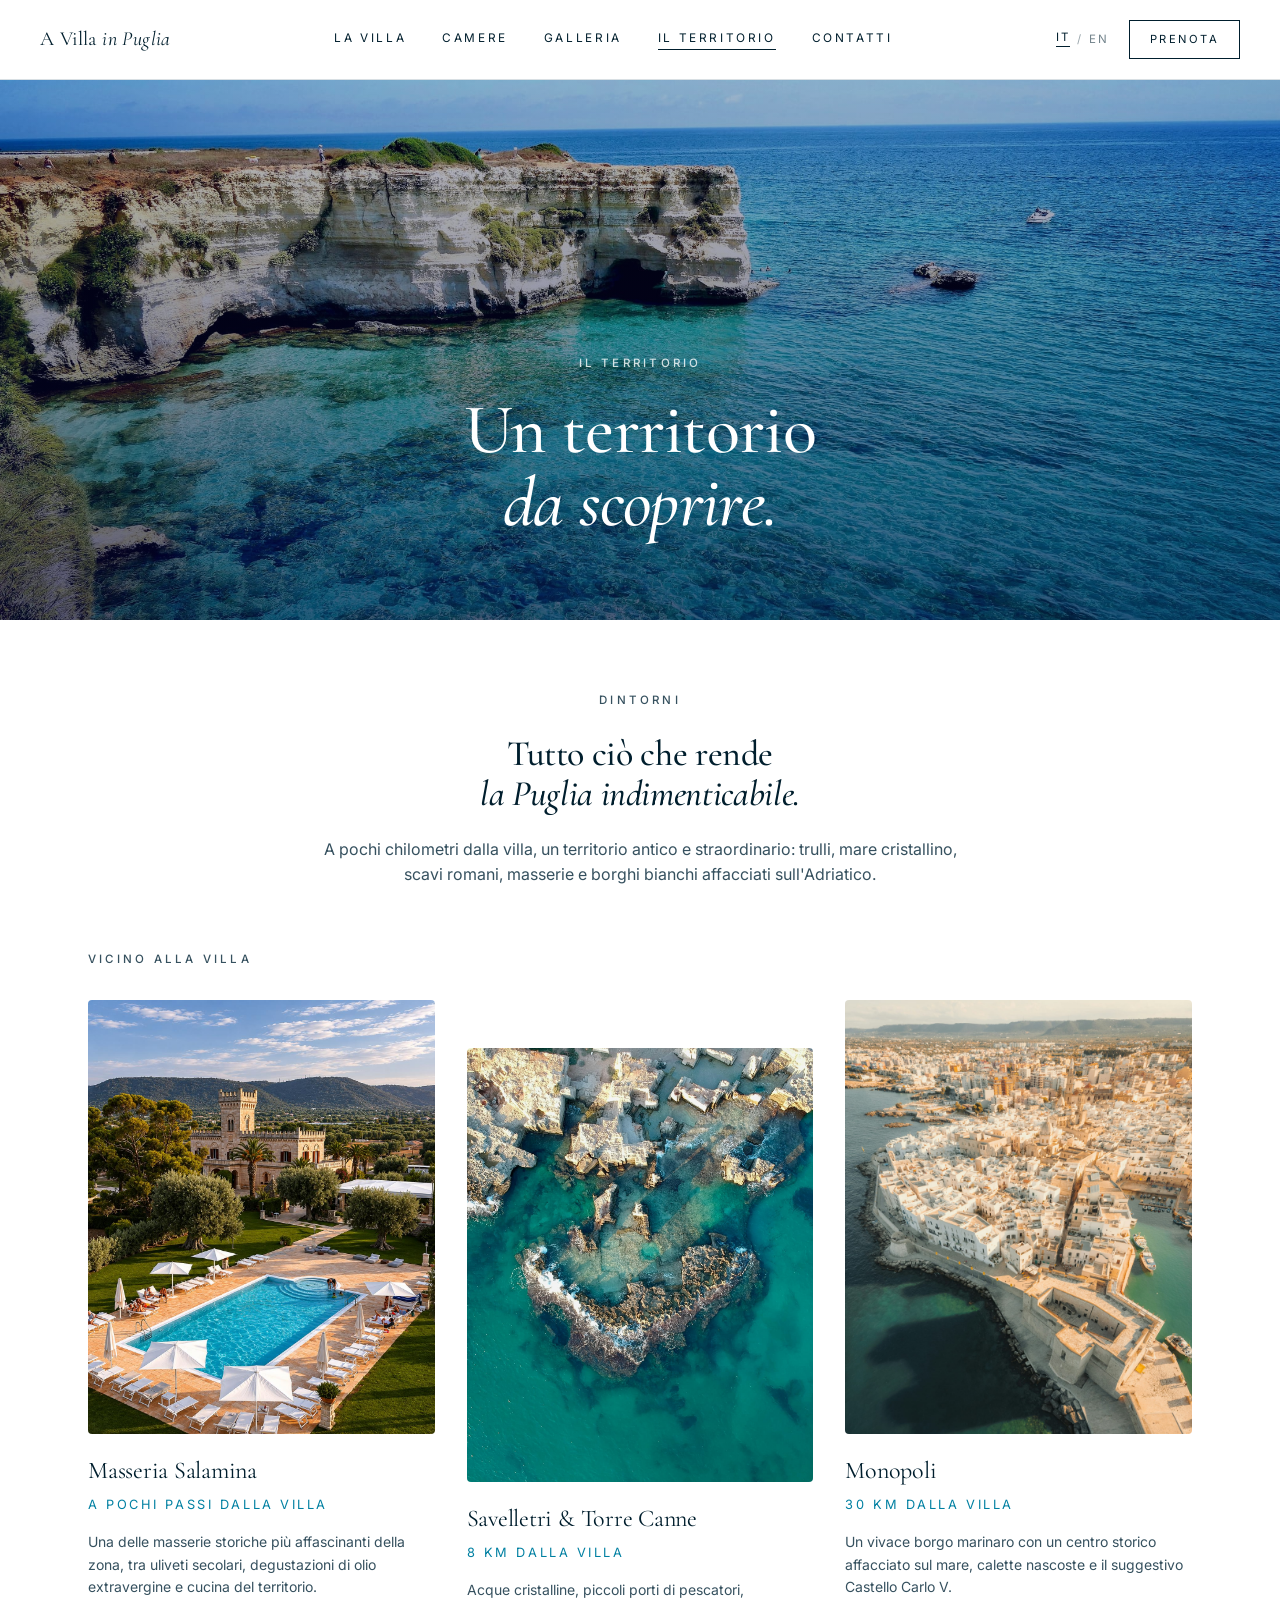
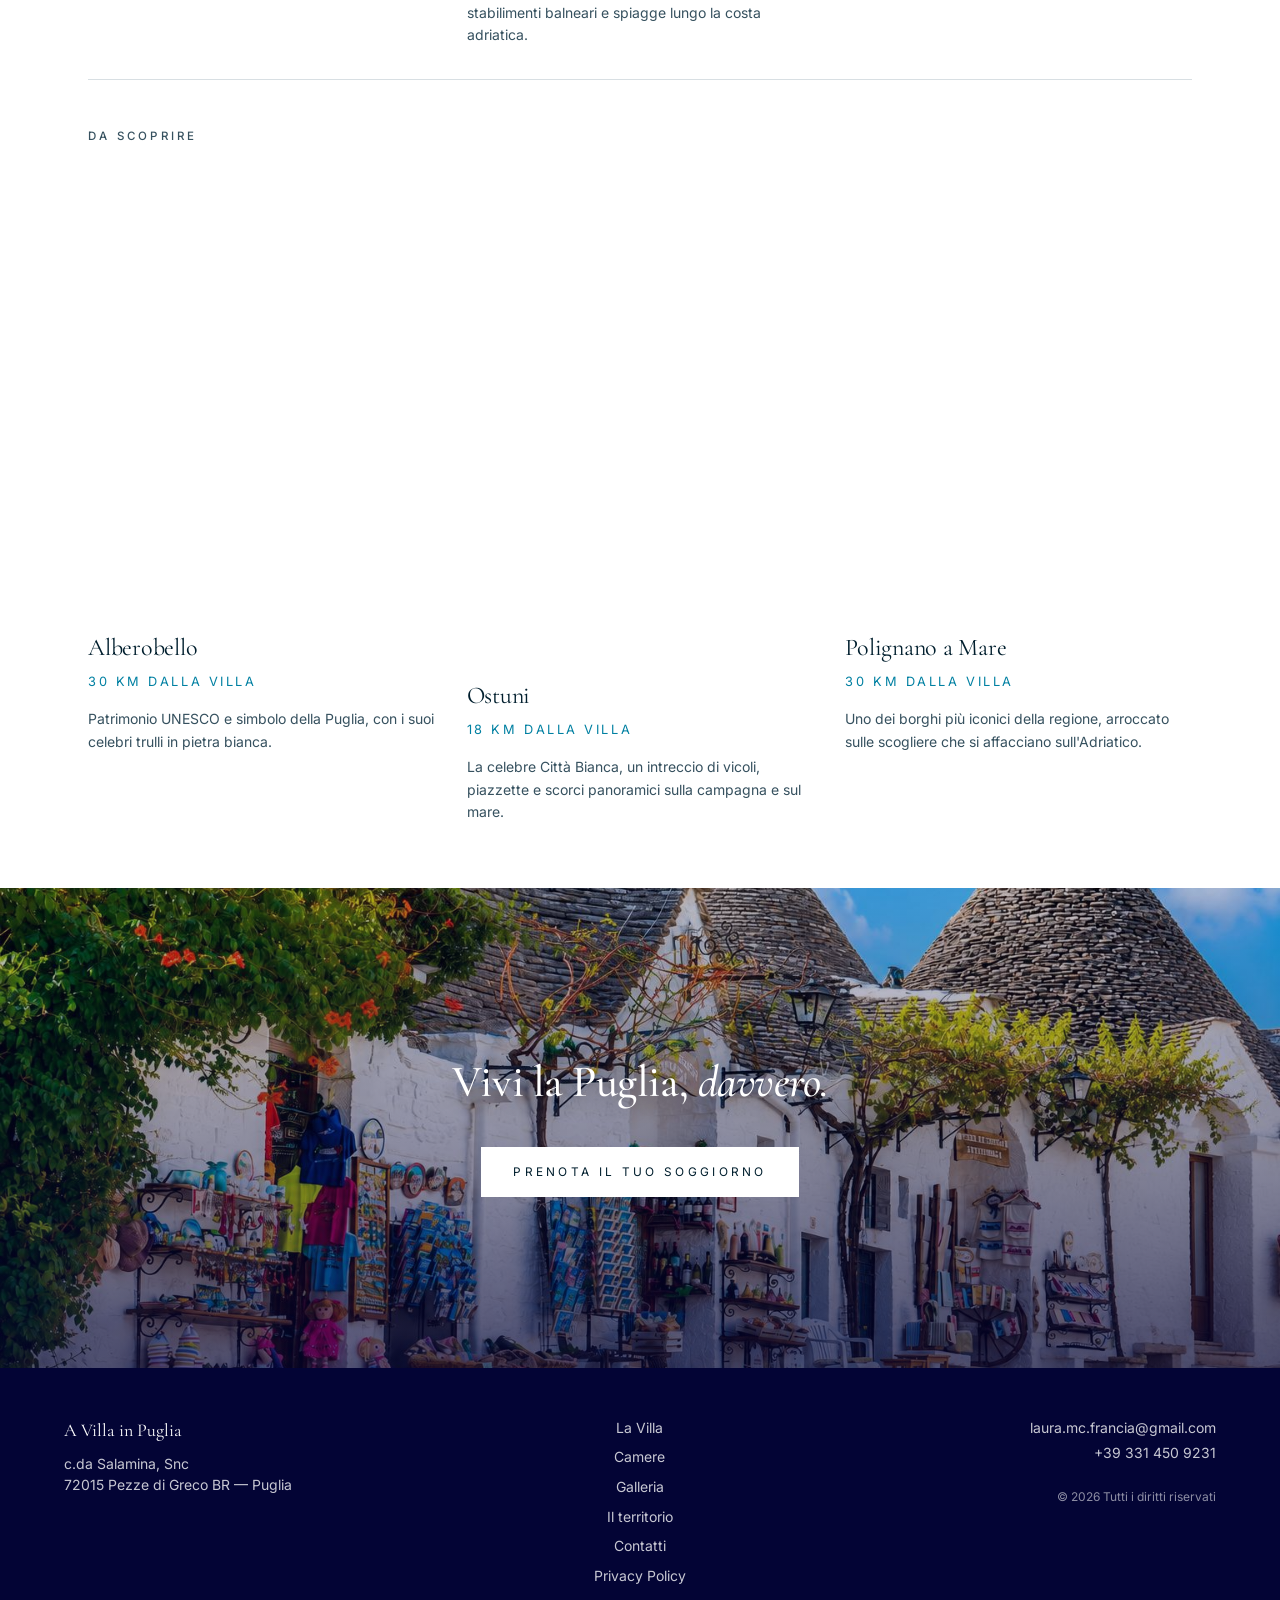
<file: il-territorio.html>
<!doctype html>
<html lang="it">
<head>
  <meta charset="utf-8" />
  <meta name="viewport" content="width=device-width, initial-scale=1" />
  <title>Il territorio — A Villa in Puglia</title>
  <meta name="description" content="Cosa fare in Puglia: Alberobello, mare di Savelletri, scavi di Egnazia e molto altro vicino alla villa." />
  <link rel="stylesheet" href="styles.css" />
  <meta name="theme-color" content="#030435" />
  <link rel="icon" href="favicon.svg" type="image/svg+xml" />
  <link rel="apple-touch-icon" href="favicon.svg" />
  <meta name="apple-mobile-web-app-title" content="A Villa in Puglia" />
  <meta property="og:type" content="website" />
  <meta property="og:site_name" content="A Villa in Puglia" />
  <meta property="og:title" content="Il territorio — A Villa in Puglia" />
  <meta property="og:description" content="Cosa fare in Puglia: Alberobello, mare di Savelletri, scavi di Egnazia e molto altro vicino alla villa." />
  <meta property="og:image" content="assets/hero-villa.jpg" />
  <meta name="twitter:card" content="summary_large_image" />
</head>
<body>
<main>

  <header class="nav" id="nav">
    <div class="nav-inner">
      <a class="brand" href="index.html">A Villa <i>in Puglia</i></a>
      <nav class="nav-links">
        <a href="villa.html">La Villa</a>
        <a href="camere.html">Camere</a>
        <a href="galleria.html">Galleria</a>
        <a href="il-territorio.html" class="active">Il territorio</a>
        <a href="contatti.html">Contatti</a>
      </nav>
      <a class="nav-cta" href="contatti.html">Prenota</a>
      <button class="nav-toggle" id="navToggle" aria-label="Apri il menu" aria-controls="mobileMenu" aria-expanded="false">
        <span class="nav-toggle-bar"></span>
        <span class="nav-toggle-bar"></span>
        <span class="nav-toggle-bar"></span>
      </button>
    </div>
  </header>

  <!-- MENU MOBILE -->
  <div class="mobile-menu" id="mobileMenu" aria-hidden="true">
    <div class="mobile-menu-top">
      <a class="brand" href="index.html">A Villa <i>in Puglia</i></a>
      <button class="mobile-menu-close" id="menuClose" aria-label="Chiudi il menu">
        <span></span><span></span>
      </button>
    </div>
    <nav class="mobile-menu-links">
      <a href="villa.html">La Villa</a>
      <a href="camere.html">Camere</a>
      <a href="galleria.html">Galleria</a>
      <a href="il-territorio.html" class="active">Il territorio</a>
      <a href="contatti.html">Contatti</a>
    </nav>
    <a class="mobile-menu-cta" href="contatti.html">Prenota</a>
    <div class="mobile-menu-contact">
      <a href="tel:+393314509231">+39 331 450 9231</a>
      <a href="mailto:laura.mc.francia@gmail.com">laura.mc.francia@gmail.com</a>
    </div>
  </div>

  <section class="page-hero">
    <img class="bg" src="assets/costa-puglia.jpg" alt="" style="object-position: center 40%;" />
    <div class="scrim" style="background: linear-gradient(to bottom, rgba(3,4,53,0.25), rgba(3,4,53,0.45) 50%, rgba(3,4,53,0.65));"></div>
    <div class="content">
      <p class="eyebrow">Il territorio</p>
      <h1>Un territorio <br /><i>da scoprire.</i></h1>
    </div>
  </section>

  <section class="section tight" style="padding-top: 3rem">
    <div class="container">
      <div class="intro-block" style="margin-bottom:4rem">
        <p class="eyebrow" style="margin-bottom:1.5rem">Dintorni</p>
        <h2 class="display">Tutto ciò che rende <br /><i>la Puglia indimenticabile.</i></h2>
        <p style="margin-top:1.5rem; color:var(--muted-foreground); max-width:40rem; margin-left:auto; margin-right:auto;">A pochi chilometri dalla villa, un territorio antico e straordinario: trulli, mare cristallino, scavi romani, masserie e borghi bianchi affacciati sull'Adriatico.</p>
      </div>

      <p class="eyebrow" style="margin-bottom:2rem">Vicino alla villa</p>
      <div class="exp-grid">
        <article class="exp">
          <div class="img-wrap reveal"><img src="assets/masseria.jpg" alt="Masseria Salamina" loading="lazy" /></div>
          <h3>Masseria Salamina</h3>
          <p class="sub">A pochi passi dalla villa</p>
          <p>Una delle masserie storiche più affascinanti della zona, tra uliveti secolari, degustazioni di olio extravergine e cucina del territorio.</p>
        </article>
        <article class="exp offset">
          <div class="img-wrap reveal"><img src="assets/savelletri.jpg" alt="Savelletri &amp; Torre Canne" loading="lazy" /></div>
          <h3>Savelletri &amp; Torre Canne</h3>
          <p class="sub">8 km dalla villa</p>
          <p>Acque cristalline, piccoli porti di pescatori, stabilimenti balneari e spiagge lungo la costa adriatica.</p>
        </article>
        <article class="exp">
          <div class="img-wrap reveal"><img src="assets/monopoli.jpg" alt="Monopoli" loading="lazy" /></div>
          <h3>Monopoli</h3>
          <p class="sub">30 km dalla villa</p>
          <p>Un vivace borgo marinaro con un centro storico affacciato sul mare, calette nascoste e il suggestivo Castello Carlo V.</p>
        </article>
      </div>

      <div style="border-top:1px solid var(--border); margin: 5rem 0 3rem"></div>

      <p class="eyebrow" style="margin-bottom:2rem">Da scoprire</p>
      <div class="exp-grid">
        <article class="exp">
          <div class="img-wrap reveal"><img src="assets/alberobello.jpg" alt="Alberobello" loading="lazy" /></div>
          <h3>Alberobello</h3>
          <p class="sub">30 km dalla villa</p>
          <p>Patrimonio UNESCO e simbolo della Puglia, con i suoi celebri trulli in pietra bianca.</p>
        </article>
        <article class="exp offset">
          <div class="img-wrap reveal"><img src="assets/ostuni.jpg" alt="Ostuni" loading="lazy" /></div>
          <h3>Ostuni</h3>
          <p class="sub">18 km dalla villa</p>
          <p>La celebre Città Bianca, un intreccio di vicoli, piazzette e scorci panoramici sulla campagna e sul mare.</p>
        </article>
        <article class="exp">
          <div class="img-wrap reveal"><img src="assets/polignano.jpg" alt="Polignano a Mare" loading="lazy" /></div>
          <h3>Polignano a Mare</h3>
          <p class="sub">30 km dalla villa</p>
          <p>Uno dei borghi più iconici della regione, arroccato sulle scogliere che si affacciano sull'Adriatico.</p>
        </article>
      </div>
    </div>
  </section>

  <section class="cta-band bg-primary cta-image cta-trulli">
    <div class="cta-scrim"></div>
    <div class="cta-content">
      <h2>Vivi la Puglia, <i>davvero.</i></h2>
      <a class="btn-cta" href="contatti.html">Prenota il tuo soggiorno</a>
    </div>
  </section>

  <footer class="footer">
    <div class="footer-grid">
      <div>
        <p class="title">A Villa in Puglia</p>
        <p style="margin-top:0.5rem">c.da Salamina, Snc<br />72015 Pezze di Greco BR — Puglia</p>
      </div>
      <div class="center">
        <a href="villa.html">La Villa</a>
        <a href="camere.html">Camere</a>
        <a href="galleria.html">Galleria</a>
        <a href="il-territorio.html">Il territorio</a>
        <a href="contatti.html">Contatti</a>
        <a href="privacy-policy.html">Privacy Policy</a>
      </div>
      <div class="right">
        <p>laura.mc.francia@gmail.com</p>
        <p style="margin-top:0.25rem">+39 331 450 9231</p>
        <p class="small">© <span id="yr"></span> Tutti i diritti riservati</p>
      </div>
    </div>
  </footer>

</main>
<script>
  document.getElementById('yr').textContent = new Date().getFullYear();

  // ---------- REVEAL ALLO SCROLL ----------
  (function () {
    var els = document.querySelectorAll('.reveal');
    if (!els.length) return;
    if (!('IntersectionObserver' in window)) {
      els.forEach(function (el) { el.classList.add('is-visible'); });
      return;
    }
    var obs = new IntersectionObserver(function (entries) {
      entries.forEach(function (entry) {
        if (entry.isIntersecting) {
          entry.target.classList.add('is-visible');
          obs.unobserve(entry.target);
        }
      });
    }, { threshold: 0.15, rootMargin: '0px 0px -8% 0px' });
    els.forEach(function (el) { obs.observe(el); });
  })();
</script>
<script src="menu.js"></script>
<script src="i18n.js"></script>
</body>
</html>
</file>
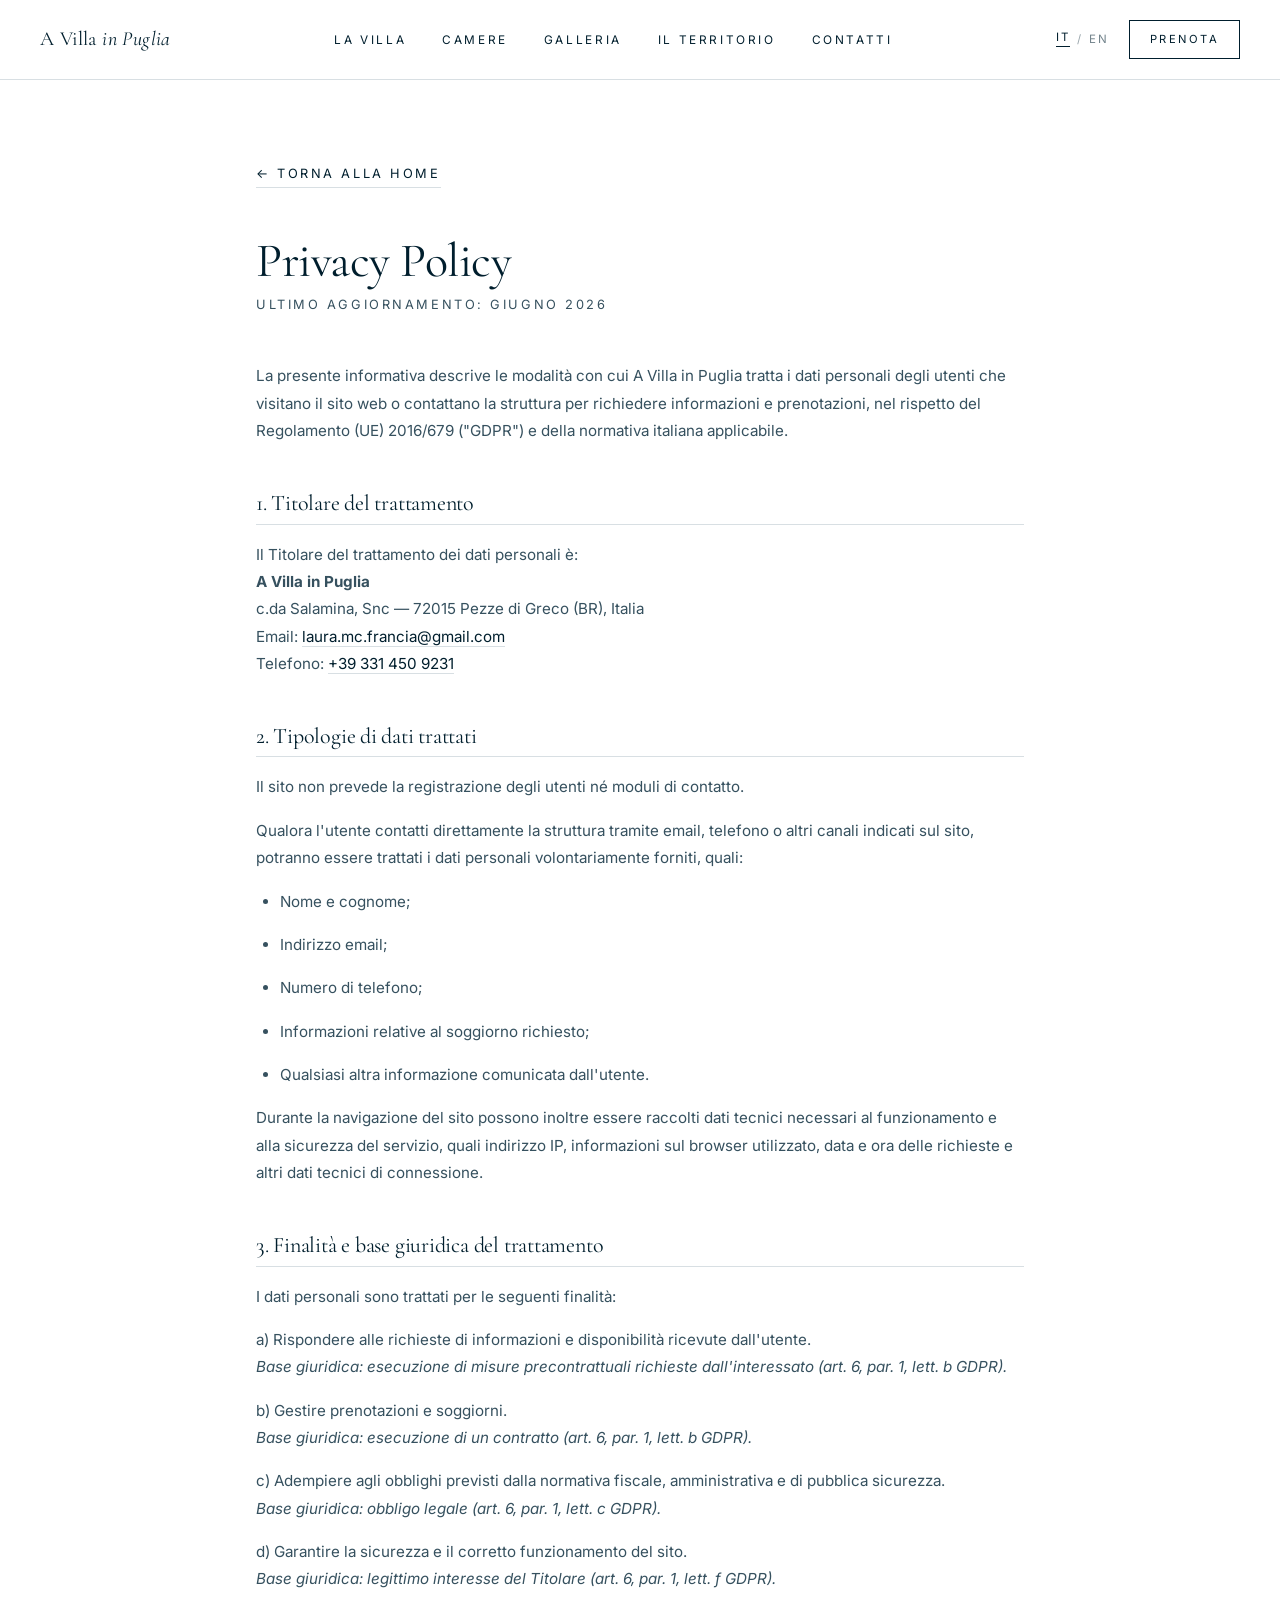
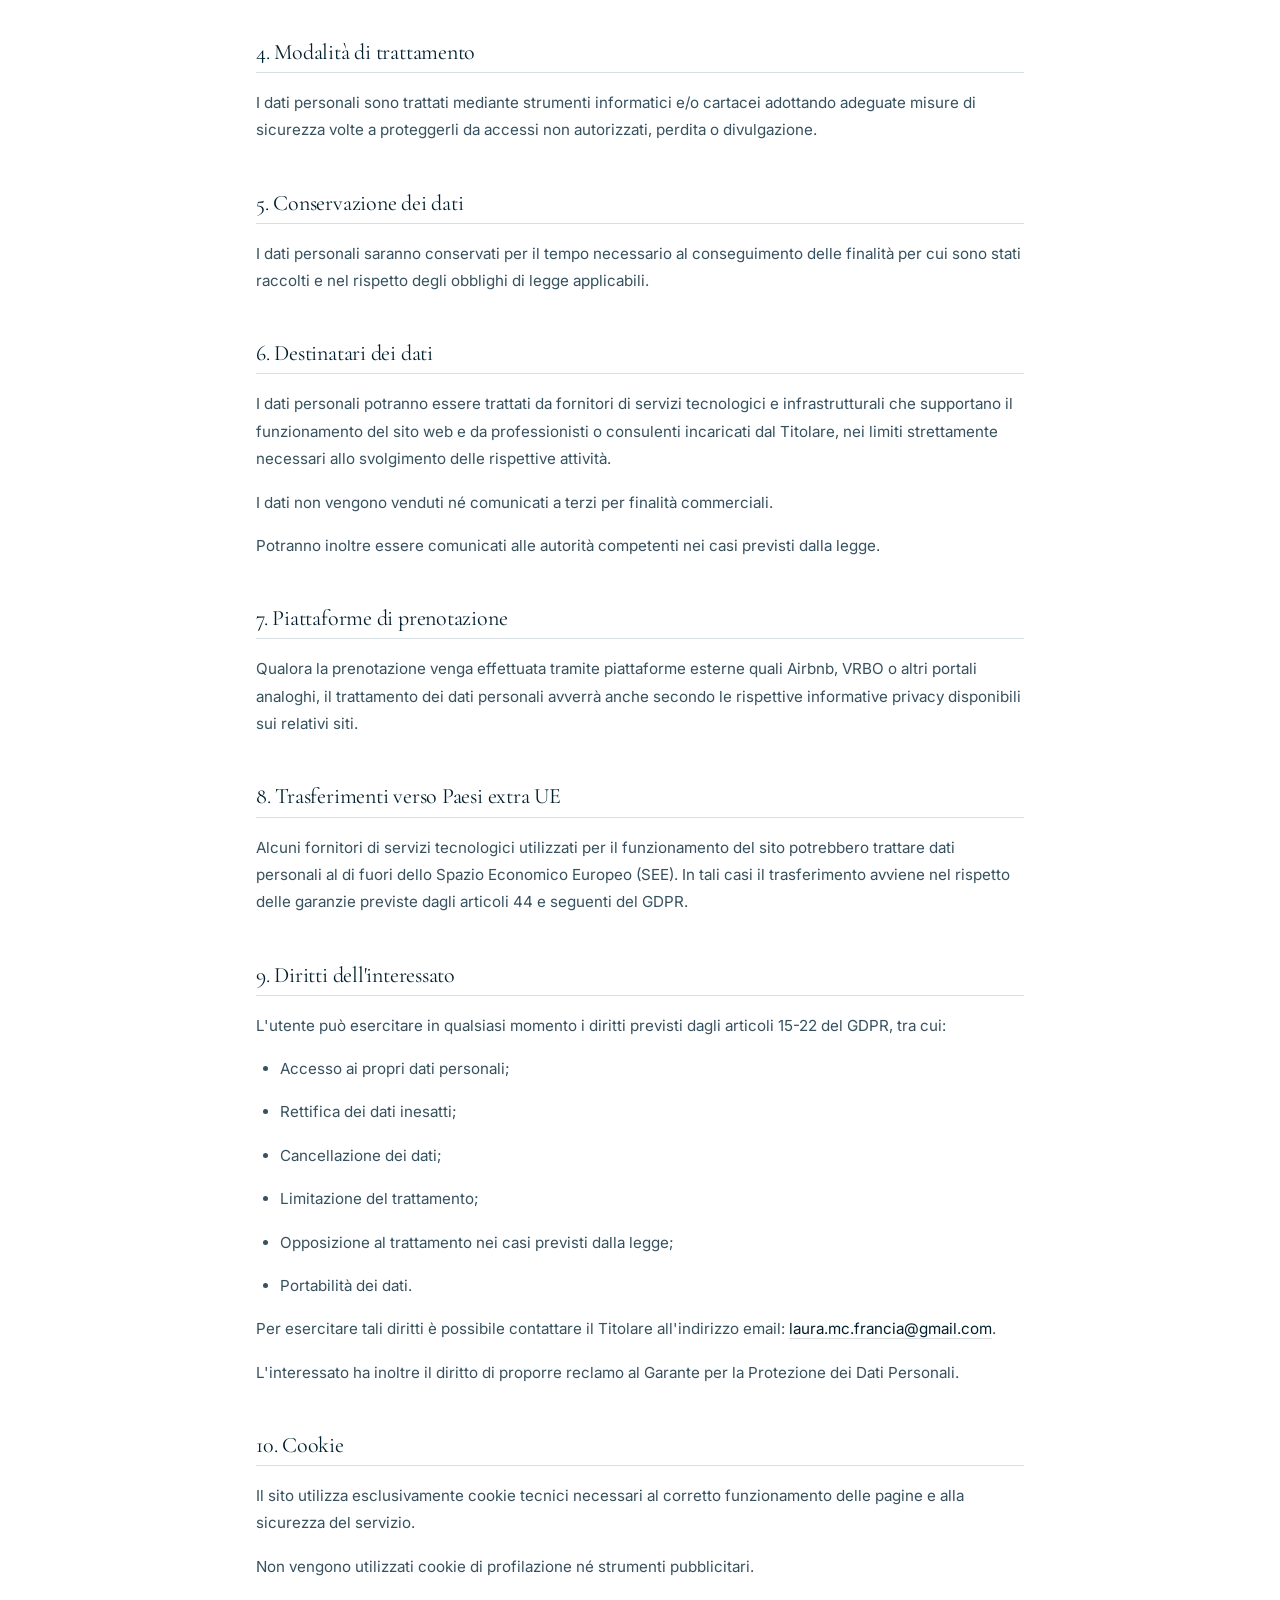
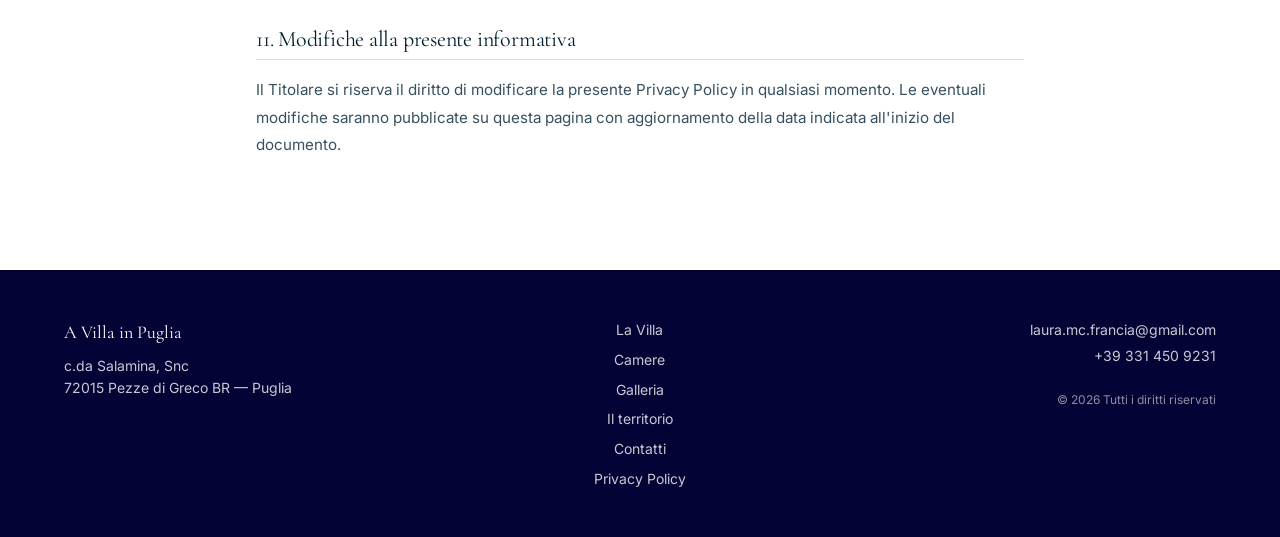
<file: privacy-policy.html>
<!doctype html>
<html lang="it">
<head>
  <meta charset="utf-8" />
  <meta name="viewport" content="width=device-width, initial-scale=1" />
  <title>Privacy Policy — A Villa in Puglia</title>
  <meta name="description" content="Informativa sul trattamento dei dati personali — A Villa in Puglia" />
  <link rel="stylesheet" href="styles.css" />
  <meta name="theme-color" content="#030435" />
  <link rel="icon" href="favicon.svg" type="image/svg+xml" />
  <link rel="apple-touch-icon" href="favicon.svg" />
  <meta name="apple-mobile-web-app-title" content="A Villa in Puglia" />
  <meta property="og:type" content="website" />
  <meta property="og:site_name" content="A Villa in Puglia" />
  <meta property="og:title" content="Privacy Policy — A Villa in Puglia" />
  <meta property="og:description" content="Informativa sul trattamento dei dati personali — A Villa in Puglia" />
  <meta property="og:image" content="assets/hero-villa.jpg" />
  <meta name="twitter:card" content="summary_large_image" />
  <style>
    .privacy-content {
      max-width: 52rem;
      margin: 0 auto;
      padding: 5rem 2rem 6rem;
    }
    .privacy-content h1 {
      font-family: var(--font-display);
      font-size: clamp(2rem, 4vw, 3rem);
      font-weight: 400;
      color: var(--primary);
      margin-bottom: 0.5rem;
    }
    .privacy-content .updated {
      font-size: 0.8rem;
      text-transform: uppercase;
      letter-spacing: 0.2em;
      color: var(--muted-foreground);
      margin-bottom: 3rem;
      display: block;
    }
    .privacy-content h2 {
      font-family: var(--font-display);
      font-size: 1.375rem;
      font-weight: 400;
      color: var(--primary);
      margin-top: 3rem;
      margin-bottom: 1rem;
      padding-bottom: 0.5rem;
      border-bottom: 1px solid var(--border);
    }
    .privacy-content p, .privacy-content li {
      font-size: 0.95rem;
      line-height: 1.8;
      color: var(--muted-foreground);
      margin-bottom: 1rem;
    }
    .privacy-content ul {
      padding-left: 1.5rem;
      margin-bottom: 1rem;
    }
    .privacy-content a {
      color: var(--primary);
      border-bottom: 1px solid var(--border);
      text-decoration: none;
    }
    .privacy-content a:hover {
      border-color: var(--primary);
    }
    .back-link {
      display: inline-flex;
      align-items: center;
      gap: 0.5rem;
      font-size: 0.8rem;
      text-transform: uppercase;
      letter-spacing: 0.2em;
      color: var(--primary);
      text-decoration: none;
      margin-bottom: 3rem;
      border-bottom: 1px solid var(--border);
      padding-bottom: 3px;
    }
  </style>
</head>
<body>
<main>

  <header class="nav" id="nav">
    <div class="nav-inner">
      <a class="brand" href="index.html">A Villa <i>in Puglia</i></a>
      <nav class="nav-links">
        <a href="villa.html">La Villa</a>
        <a href="camere.html">Camere</a>
        <a href="galleria.html">Galleria</a>
        <a href="il-territorio.html">Il territorio</a>
        <a href="contatti.html">Contatti</a>
      </nav>
      <a class="nav-cta" href="contatti.html">Prenota</a>
      <button class="nav-toggle" id="navToggle" aria-label="Apri il menu" aria-controls="mobileMenu" aria-expanded="false">
        <span class="nav-toggle-bar"></span>
        <span class="nav-toggle-bar"></span>
        <span class="nav-toggle-bar"></span>
      </button>
    </div>
  </header>

  <!-- MENU MOBILE -->
  <div class="mobile-menu" id="mobileMenu" aria-hidden="true">
    <div class="mobile-menu-top">
      <a class="brand" href="index.html">A Villa <i>in Puglia</i></a>
      <button class="mobile-menu-close" id="menuClose" aria-label="Chiudi il menu">
        <span></span><span></span>
      </button>
    </div>
    <nav class="mobile-menu-links">
      <a href="villa.html">La Villa</a>
      <a href="camere.html">Camere</a>
      <a href="galleria.html">Galleria</a>
      <a href="il-territorio.html">Il territorio</a>
      <a href="contatti.html">Contatti</a>
    </nav>
    <a class="mobile-menu-cta" href="contatti.html">Prenota</a>
    <div class="mobile-menu-contact">
      <a href="tel:+393314509231">+39 331 450 9231</a>
      <a href="mailto:laura.mc.francia@gmail.com">laura.mc.francia@gmail.com</a>
    </div>
  </div>

  <div class="privacy-content">
    <a class="back-link" href="index.html">← Torna alla home</a>
    <h1>Privacy Policy</h1>
    <span class="updated">Ultimo aggiornamento: giugno 2026</span>

    <p>La presente informativa descrive le modalità con cui A Villa in Puglia tratta i dati personali degli utenti che visitano il sito web o contattano la struttura per richiedere informazioni e prenotazioni, nel rispetto del Regolamento (UE) 2016/679 ("GDPR") e della normativa italiana applicabile.</p>

    <h2>1. Titolare del trattamento</h2>
    <p>Il Titolare del trattamento dei dati personali è:<br />
    <strong>A Villa in Puglia</strong><br />
    c.da Salamina, Snc — 72015 Pezze di Greco (BR), Italia<br />
    Email: <a href="mailto:laura.mc.francia@gmail.com">laura.mc.francia@gmail.com</a><br />
    Telefono: <a href="tel:+393314509231">+39 331 450 9231</a></p>

    <h2>2. Tipologie di dati trattati</h2>
    <p>Il sito non prevede la registrazione degli utenti né moduli di contatto.</p>
    <p>Qualora l'utente contatti direttamente la struttura tramite email, telefono o altri canali indicati sul sito, potranno essere trattati i dati personali volontariamente forniti, quali:</p>
    <ul>
      <li>Nome e cognome;</li>
      <li>Indirizzo email;</li>
      <li>Numero di telefono;</li>
      <li>Informazioni relative al soggiorno richiesto;</li>
      <li>Qualsiasi altra informazione comunicata dall'utente.</li>
    </ul>
    <p>Durante la navigazione del sito possono inoltre essere raccolti dati tecnici necessari al funzionamento e alla sicurezza del servizio, quali indirizzo IP, informazioni sul browser utilizzato, data e ora delle richieste e altri dati tecnici di connessione.</p>

    <h2>3. Finalità e base giuridica del trattamento</h2>
    <p>I dati personali sono trattati per le seguenti finalità:</p>
    <p>a) Rispondere alle richieste di informazioni e disponibilità ricevute dall'utente.<br />
    <em>Base giuridica: esecuzione di misure precontrattuali richieste dall'interessato (art. 6, par. 1, lett. b GDPR).</em></p>
    <p>b) Gestire prenotazioni e soggiorni.<br />
    <em>Base giuridica: esecuzione di un contratto (art. 6, par. 1, lett. b GDPR).</em></p>
    <p>c) Adempiere agli obblighi previsti dalla normativa fiscale, amministrativa e di pubblica sicurezza.<br />
    <em>Base giuridica: obbligo legale (art. 6, par. 1, lett. c GDPR).</em></p>
    <p>d) Garantire la sicurezza e il corretto funzionamento del sito.<br />
    <em>Base giuridica: legittimo interesse del Titolare (art. 6, par. 1, lett. f GDPR).</em></p>

    <h2>4. Modalità di trattamento</h2>
    <p>I dati personali sono trattati mediante strumenti informatici e/o cartacei adottando adeguate misure di sicurezza volte a proteggerli da accessi non autorizzati, perdita o divulgazione.</p>

    <h2>5. Conservazione dei dati</h2>
    <p>I dati personali saranno conservati per il tempo necessario al conseguimento delle finalità per cui sono stati raccolti e nel rispetto degli obblighi di legge applicabili.</p>

    <h2>6. Destinatari dei dati</h2>
    <p>I dati personali potranno essere trattati da fornitori di servizi tecnologici e infrastrutturali che supportano il funzionamento del sito web e da professionisti o consulenti incaricati dal Titolare, nei limiti strettamente necessari allo svolgimento delle rispettive attività.</p>
    <p>I dati non vengono venduti né comunicati a terzi per finalità commerciali.</p>
    <p>Potranno inoltre essere comunicati alle autorità competenti nei casi previsti dalla legge.</p>

    <h2>7. Piattaforme di prenotazione</h2>
    <p>Qualora la prenotazione venga effettuata tramite piattaforme esterne quali Airbnb, VRBO o altri portali analoghi, il trattamento dei dati personali avverrà anche secondo le rispettive informative privacy disponibili sui relativi siti.</p>

    <h2>8. Trasferimenti verso Paesi extra UE</h2>
    <p>Alcuni fornitori di servizi tecnologici utilizzati per il funzionamento del sito potrebbero trattare dati personali al di fuori dello Spazio Economico Europeo (SEE). In tali casi il trasferimento avviene nel rispetto delle garanzie previste dagli articoli 44 e seguenti del GDPR.</p>

    <h2>9. Diritti dell'interessato</h2>
    <p>L'utente può esercitare in qualsiasi momento i diritti previsti dagli articoli 15-22 del GDPR, tra cui:</p>
    <ul>
      <li>Accesso ai propri dati personali;</li>
      <li>Rettifica dei dati inesatti;</li>
      <li>Cancellazione dei dati;</li>
      <li>Limitazione del trattamento;</li>
      <li>Opposizione al trattamento nei casi previsti dalla legge;</li>
      <li>Portabilità dei dati.</li>
    </ul>
    <p>Per esercitare tali diritti è possibile contattare il Titolare all'indirizzo email: <a href="mailto:laura.mc.francia@gmail.com">laura.mc.francia@gmail.com</a>.</p>
    <p>L'interessato ha inoltre il diritto di proporre reclamo al Garante per la Protezione dei Dati Personali.</p>

    <h2>10. Cookie</h2>
    <p>Il sito utilizza esclusivamente cookie tecnici necessari al corretto funzionamento delle pagine e alla sicurezza del servizio.</p>
    <p>Non vengono utilizzati cookie di profilazione né strumenti pubblicitari.</p>

    <h2>11. Modifiche alla presente informativa</h2>
    <p>Il Titolare si riserva il diritto di modificare la presente Privacy Policy in qualsiasi momento. Le eventuali modifiche saranno pubblicate su questa pagina con aggiornamento della data indicata all'inizio del documento.</p>
  </div>

  <footer class="footer" style="background-color: rgb(3, 4, 53);">
    <div class="footer-grid">
      <div>
        <p class="title">A Villa in Puglia</p>
        <p style="margin-top:0.5rem">c.da Salamina, Snc<br />72015 Pezze di Greco BR — Puglia</p>
      </div>
      <div class="center">
        <a href="villa.html">La Villa</a>
        <a href="camere.html">Camere</a>
        <a href="galleria.html">Galleria</a>
        <a href="il-territorio.html">Il territorio</a>
        <a href="contatti.html">Contatti</a>
        <a href="privacy-policy.html">Privacy Policy</a>
      </div>
      <div class="right">
        <p>laura.mc.francia@gmail.com</p>
        <p style="margin-top:0.25rem">+39 331 450 9231</p>
        <p class="small">© <span id="yr"></span> Tutti i diritti riservati</p>
      </div>
    </div>
  </footer>

</main>
<script>document.getElementById('yr').textContent = new Date().getFullYear();</script>
<script src="menu.js"></script>
<script src="i18n.js"></script>
</body>
</html>
</file>
<file: styles.css>
/* A Villa in Puglia — shared stylesheet
   Mediterranean palette: warm cream, olive, terracotta, sand */

@import url('https://fonts.googleapis.com/css2?family=Cormorant+Garamond:ital,wght@0,400;0,500;0,600;1,400;1,500&family=Inter:wght@300;400;500;600&display=swap');

:root {
  /* Mediterranean palette — sfondo bianco puro, blu Adriatico */
  --background: #ffffff;
  --foreground: oklch(0.22 0.05 230);
  --card: #ffffff;
  --primary: oklch(0.22 0.05 230);
  --primary-foreground: #ffffff;
  --secondary: #ffffff;
  --muted: #ffffff;
  --muted-foreground: oklch(0.42 0.04 230);
  --accent: oklch(0.55 0.12 220);
  --accent-foreground: #ffffff;
  --border: oklch(0.9 0.01 230);
  --sand: #ffffff;

  --font-display: "Cormorant Garamond", ui-serif, Georgia, serif;
  --font-sans: "Inter", ui-sans-serif, system-ui, sans-serif;

  --radius: 0.25rem;
}

* { box-sizing: border-box; margin: 0; padding: 0; border-color: var(--border); }
html { scroll-behavior: smooth; }
body {
  background-color: var(--background);
  color: var(--foreground);
  font-family: var(--font-sans);
  font-weight: 400;
  -webkit-font-smoothing: antialiased;
  line-height: 1.55;
}
img { display: block; max-width: 100%; }
a { color: inherit; text-decoration: none; }
button { font-family: inherit; cursor: pointer; background: none; border: none; color: inherit; }

h1, h2, h3, h4 {
  font-family: var(--font-display);
  font-weight: 500;
  letter-spacing: -0.01em;
  line-height: 1.05;
}

.eyebrow {
  font-family: var(--font-sans);
  text-transform: uppercase;
  letter-spacing: 0.28em;
  font-size: 0.72rem;
  color: var(--muted-foreground);
  font-weight: 500;
}

main { background-color: var(--background); color: var(--foreground); }

/* ---------- NAV ---------- */
.nav {
  position: sticky; top: 0; left: 0; right: 0; z-index: 30;
  transition: background-color .5s, color .5s, border-color .5s;
  background: rgba(255, 255, 255, 0.9);
  backdrop-filter: blur(10px);
  border-bottom: 1px solid var(--border);
  color: var(--foreground);
}
.nav.transparent {
  position: fixed;
  background: transparent;
  backdrop-filter: none;
  border-bottom: 1px solid transparent;
  color: var(--primary-foreground);
}
.nav.transparent.scrolled {
  background: rgba(255, 255, 255, 0.9);
  backdrop-filter: blur(10px);
  border-bottom: 1px solid var(--border);
  color: var(--foreground);
}
.nav-inner {
  max-width: 80rem;
  margin: 0 auto;
  padding: 1.25rem 1.5rem;
  display: flex; align-items: center; justify-content: space-between;
  gap: 1.5rem;
}
@media (min-width: 768px) { .nav-inner { padding: 1.25rem 2.5rem; } }

.brand { font-family: var(--font-display); font-size: 1.25rem; letter-spacing: 0.02em; }
.brand i { font-style: italic; }

.nav-links { display: none; gap: 2.25rem; text-transform: uppercase; letter-spacing: 0.22em; font-size: 0.74rem; }
@media (min-width: 768px) { .nav-links { display: flex; } }
.nav-links a { transition: opacity .2s; }
.nav-links a:hover { opacity: .7; }
.nav-links a.active { border-bottom: 1px solid currentColor; padding-bottom: 2px; }

.nav-cta {
  text-transform: uppercase; letter-spacing: 0.22em; font-size: 0.7rem;
  border: 1px solid currentColor; padding: 0.625rem 1.25rem;
  transition: background-color .2s, color .2s;
}
.nav.transparent:not(.scrolled) .nav-cta { border-color: rgba(255,255,255,0.6); }
.nav-cta:hover { background: currentColor; color: var(--background); }

/* ---------- HERO ---------- */
.hero {
  position: relative; width: 100%; overflow: hidden;
  height: 100vh; min-height: 640px;
}
.hero img.bg {
  position: absolute; inset: 0; width: 100%; height: 100%; object-fit: cover;
}
.hero .scrim {
  position: absolute; inset: 0;
  background: linear-gradient(to bottom, rgba(0,0,0,0.4), rgba(0,0,0,0.15) 50%, rgba(0,0,0,0.55));
}
.hero .content {
  position: relative; z-index: 10; height: 100%;
  display: flex; flex-direction: column; align-items: center; justify-content: center;
  text-align: center; padding: 0 1.5rem; color: var(--primary-foreground);
}
.hero .eyebrow { color: rgba(255,255,255,0.8); margin-bottom: 1.5rem; }
.hero h1 {
  font-family: var(--font-display); font-weight: 500;
  font-size: clamp(2.75rem, 6vw, 5.5rem);
  max-width: 56rem; line-height: 1.02;
}
.hero h1 i { font-style: italic; }
.hero p.lead {
  margin-top: 2rem; max-width: 36rem;
  font-size: clamp(1rem, 1.2vw, 1.125rem);
  font-weight: 300;
  color: rgba(255,255,255,0.9);
}
.thin-link {
  display: inline-block;
  text-transform: uppercase; letter-spacing: 0.32em; font-size: 0.72rem;
  border-bottom: 1px solid rgba(255,255,255,0.6); padding-bottom: 4px;
  transition: opacity .2s;
}
.thin-link:hover { opacity: .8; }
.hero .thin-link { margin-top: 3rem; }

/* ---------- PAGE HERO ---------- */
.page-hero {
  position: relative; width: 100%; overflow: hidden;
  height: 60vh; min-height: 420px;
}
.page-hero img.bg {
  position: absolute; inset: 0; width: 100%; height: 100%; object-fit: cover;
}
.villa-page .page-hero img.bg {
  inset:unset; bottom: -60px; height: auto;
}
.page-hero .scrim {
  position: absolute; inset: 0;
  background: linear-gradient(to bottom, rgba(0,0,0,0.55), rgba(0,0,0,0.25) 50%, rgba(0,0,0,0.55));
}
.page-hero .content {
  position: relative; z-index: 10; height: 100%;
  display: flex; flex-direction: column; align-items: center; justify-content: flex-end;
  text-align: center; padding: 0 1.5rem 5rem; color: var(--primary-foreground);
}
.page-hero .eyebrow { color: rgba(255,255,255,0.8); margin-bottom: 1.25rem; }
.page-hero h1 {
  font-family: var(--font-display); font-weight: 500;
  font-size: clamp(2.5rem, 5.5vw, 4.5rem); line-height: 1.05; max-width: 48rem;
}
.page-hero h1 i { font-style: italic; }

/* ---------- LAYOUT ---------- */
.container { max-width: 72rem; margin: 0 auto; padding: 0 1.5rem; }
.section { padding: 7rem 1.5rem; }
@media (min-width: 768px) { .section { padding: 9rem 1.5rem; } }
.section.tight { padding: 5rem 1.5rem; }
@media (min-width: 768px) { .section.tight { padding: 7rem 1.5rem; } }
.section.bg-secondary { background: #ffffff; }
.section.bg-primary {
  background: var(--primary);
  color: var(--primary-foreground);
}

/* ---------- GRIDS ---------- */
.grid-12 { display: grid; grid-template-columns: repeat(1, 1fr); gap: 3rem; }
@media (min-width: 768px) {
  .grid-12 { grid-template-columns: repeat(12, 1fr); gap: 5rem; align-items: center; }
}
.col-5 { grid-column: span 1; }
.col-7 { grid-column: span 1; }
@media (min-width: 768px) {
  .col-5 { grid-column: span 5; }
  .col-7 { grid-column: span 7; }
}
.col-6 { grid-column: span 1; }
@media (min-width: 768px) {
  .col-6 { grid-column: span 6; }
  .col-6-start-7 { grid-column: 7 / span 6; }
}

.two-img-grid {
  display: grid; grid-template-columns: repeat(2, 1fr); gap: 1rem;
}
@media (min-width: 768px) { .two-img-grid { gap: 1.5rem; } }
.two-img-grid img {
  width: 100%; aspect-ratio: 3/4; object-fit: cover; border-radius: var(--radius);
}
.two-img-grid img:first-child { margin-top: 3rem; }

/* Reveal allo scroll (sezione Benvenuti) */
.reveal {
  opacity: 0;
  transform: translateY(110px) scale(0.92);
  filter: blur(6px);
  transition: opacity 1.1s cubic-bezier(0.16, 1, 0.3, 1),
              transform 1.2s cubic-bezier(0.16, 1, 0.3, 1),
              filter 1.1s cubic-bezier(0.16, 1, 0.3, 1);
}
.reveal.is-visible {
  opacity: 1;
  transform: translateY(0) scale(1);
  filter: blur(0);
}
.reveal-group .reveal:nth-child(1) { transition-delay: 0.05s; }
.reveal-group .reveal:nth-child(2) { transition-delay: 0.28s; }
@media (prefers-reduced-motion: reduce) {
  .reveal { opacity: 1; transform: none; filter: none; transition: none; }
}

h2.display, h3.display {
  font-family: var(--font-display); font-weight: 500;
  font-size: clamp(2rem, 3.5vw, 3rem); line-height: 1.1;
  color: var(--primary);
}
h2.display i, h3.display i { font-style: italic; }
h2.section-title { font-size: clamp(1.875rem, 3vw, 2.5rem); }

p.body {
  margin-top: 2rem; color: var(--muted-foreground); line-height: 1.7;
  max-width: 36rem;
}

.inline-link {
  display: inline-block; margin-top: 2rem;
  text-transform: uppercase; letter-spacing: 0.28em; font-size: 0.72rem;
  border-bottom: 1px solid currentColor; padding-bottom: 4px;
}

/* ---------- DISCOVER CARDS ---------- */
.cards { display: grid; grid-template-columns: 1fr; gap: 2rem; margin-top: 4rem; }
@media (min-width: 768px) { .cards { grid-template-columns: repeat(3, 1fr); } }
.card { display: block; }
.card .img-wrap { overflow: hidden; border-radius: var(--radius); }
.card .img-wrap img {
  width: 100%; aspect-ratio: 4/5; object-fit: cover;
  transition: transform .7s ease;
}
.card:hover .img-wrap img { transform: scale(1.03); }
.card h3 {
  font-family: var(--font-display); font-size: 1.5rem;
  color: var(--primary); margin-top: 1.5rem;
}
.card p {
  margin-top: 0.75rem; color: var(--muted-foreground);
  font-size: 0.875rem; line-height: 1.6;
}
.card .arrow {
  display: inline-block; margin-top: 1rem;
  text-transform: uppercase; letter-spacing: 0.28em; font-size: 0.7rem;
  border-bottom: 1px solid currentColor; padding-bottom: 2px;
}

/* ---------- CTA BAND ---------- */
.cta-band { padding: 6rem 1.5rem; text-align: center; }
.cta-band.bg-primary {
  background: #90e0ef;
  color: oklch(0.22 0.05 230);
}
.cta-band h2 {
  font-family: var(--font-display); font-weight: 500;
  font-size: clamp(2rem, 3.5vw, 3rem); line-height: 1.1;
  max-width: 48rem; margin: 0 auto;
}
.cta-band h2 i { font-style: italic; }
.cta-band.bg-primary .btn-cta {
  background: oklch(0.22 0.05 230);
  color: #ffffff;
}
.cta-band.bg-primary .btn-cta:hover {
  background: #ffffff;
  color: oklch(0.22 0.05 230);
}

/* CTA band con immagine di sfondo (mare aereo) */
.cta-band.cta-image {
  position: relative; overflow: hidden;
  background-image: url('assets/sea-aerial.jpg');
  background-size: cover;
  background-position: center;
  color: #ffffff;
  padding: 9rem 1.5rem;
  min-height: 30rem;
  display: flex; align-items: center; justify-content: center;
}
.cta-band.cta-image .cta-scrim {
  position: absolute; inset: 0;
  background: linear-gradient(
    to bottom,
    rgba(3, 4, 94, 0.45),
    rgba(3, 4, 94, 0.25) 45%,
    rgba(3, 4, 94, 0.55)
  );
}
.cta-band.cta-image .cta-content {
  position: relative; z-index: 2;
  max-width: 48rem; margin: 0 auto;
  text-shadow: 0 1px 24px rgba(0, 0, 0, 0.35);
}
.cta-band.cta-image h2 {
  color: #ffffff;
}
.cta-band.cta-image .btn-cta {
  background: #ffffff;
  color: oklch(0.22 0.05 230);
  text-shadow: none;
}
.cta-band.cta-image .btn-cta:hover {
  background: #90e0ef;
  color: oklch(0.22 0.05 230);
}

/* Variante con foto dell'ulivo (camere.html) — DEVE stare dopo .cta-image per sovrascrivere */
.cta-band.cta-image.cta-olive {
  background-image: url('assets/olive-tree-sky.jpg');
  background-position: 65% 55%;
}
.cta-band.cta-image.cta-olive .cta-scrim {
  background: linear-gradient(
    to bottom,
    rgba(3, 4, 53, 0.20),
    rgba(3, 4, 53, 0.45) 55%,
    rgba(3, 4, 53, 0.65)
  );
}
.btn-cta {
  display: inline-block; margin-top: 2.5rem;
  text-transform: uppercase; letter-spacing: 0.28em; font-size: 0.74rem;
  background: var(--primary-foreground); color: var(--primary);
  padding: 1rem 2rem;
  transition: background-color .2s, color .2s;
}
.btn-cta:hover { background: var(--accent); color: var(--accent-foreground); }

/* ---------- FOOTER ---------- */
.footer {
  background: #030435;
  padding: 3rem 1.5rem;
  border-top: 1px solid #030435;
  color: #ffffff;
}
.footer-grid {
  max-width: 72rem; margin: 0 auto;
  display: grid; grid-template-columns: 1fr; gap: 2rem;
  font-size: 0.875rem; color: rgba(255,255,255,0.78);
}
@media (min-width: 768px) {
  .footer-grid { grid-template-columns: repeat(3, 1fr); }
  .footer-grid .center { align-items: center; }
  .footer-grid .right { text-align: right; }
}
.footer-grid p.title {
  font-family: var(--font-display); font-size: 1.125rem; color: #ffffff;
}
.footer-grid .center { display: flex; flex-direction: column; gap: 0.5rem; }
.footer-grid .center a { transition: color .2s; color: rgba(255,255,255,0.78); }
.footer-grid .center a:hover { color: #90e0ef; }
.footer-grid .right a { color: #ffffff; }
.footer-grid .small { font-size: 0.75rem; margin-top: 1.5rem; color: rgba(255,255,255,0.55); }

/* ---------- VILLA: STATS + SERVICES ---------- */
.stats { display: grid; grid-template-columns: repeat(3, 1fr); gap: 1.5rem; margin-top: 2.5rem; }
.stat .num {
  font-family: var(--font-display); font-size: 2rem; color: var(--accent);
  line-height: 1;
}
@media (min-width: 768px) { .stat .num { font-size: 2.25rem; } }
.stat .lab { margin-top: 0.25rem; }

.services {
  list-style: none; display: grid; grid-template-columns: repeat(2, 1fr);
  gap: 1.5rem 2rem; padding-top: 2.5rem; border-top: 1px solid var(--border);
}
@media (min-width: 768px) { .services { grid-template-columns: repeat(4, 1fr); } }
.services li {
  display: flex; align-items: flex-start; gap: 0.75rem;
  font-size: 0.95rem; font-weight: 300;
}
.dot {
  display: inline-block; width: 6px; height: 6px; border-radius: 50%;
  background: var(--accent); margin-top: 0.6rem; flex-shrink: 0;
}

/* ---------- CAMERE ---------- */
.text-center { text-align: center; }
.intro-block { max-width: 48rem; margin: 0 auto; text-align: center; }
.intro-block h2 { color: var(--primary); font-size: clamp(1.625rem, 2.8vw, 2.25rem); }
.intro-block p { margin: 1.5rem auto 0; color: var(--muted-foreground); max-width: 40rem; }

.rooms { display: flex; flex-direction: column; gap: 6rem; }
@media (min-width: 768px) { .rooms { gap: 9rem; } }
.room {
  display: grid; grid-template-columns: 1fr; gap: 2.5rem; align-items: start;
}
@media (min-width: 768px) {
  .room { grid-template-columns: 336px 1fr; gap: 4rem; }
  .room.reverse > .room-img { order: 2; }
  .room.reverse > .room-text { order: 1; }
  .room.reverse { grid-template-columns: 1fr 336px; }
}
.room-img { overflow: hidden; border-radius: var(--radius); }
.room-img img { width: 336px; height: 448px; max-width: 100%; object-fit: cover; }
.room-text h3 {
  font-family: var(--font-display); font-size: clamp(1.75rem, 2.5vw, 2.25rem);
  color: var(--primary); line-height: 1.15;
}
.room-text .sub {
  font-family: var(--font-display); font-style: italic;
  font-size: 1.25rem; color: var(--accent); margin-top: 0.5rem;
}
.room-text p { margin-top: 1.5rem; color: var(--muted-foreground); line-height: 1.7; }
.feature-list {
  list-style: none; margin-top: 2rem; padding-top: 1.5rem;
  border-top: 1px solid var(--border); display: flex; flex-direction: column; gap: 0.75rem;
}
.feature-list li {
  display: flex; align-items: flex-start; gap: 0.75rem;
  font-size: 0.875rem; font-weight: 300;
}

/* ---------- GALLERIA ---------- */
.cat-row {
  display: flex; flex-wrap: wrap; justify-content: center;
  gap: 0.75rem; margin-bottom: 3rem;
}
@media (min-width: 768px) { .cat-row { gap: 1.5rem; } }
.cat-btn {
  text-transform: uppercase; letter-spacing: 0.24em; font-size: 0.72rem;
  padding: 0.5rem 1rem; border: 1px solid var(--border);
  color: var(--muted-foreground); transition: all .2s;
}
.cat-btn:hover { color: var(--foreground); border-color: var(--foreground); }
.cat-btn.active {
  background: var(--primary); color: var(--primary-foreground); border-color: var(--primary);
}

.masonry { column-count: 1; column-gap: 1rem; }
@media (min-width: 640px) { .masonry { column-count: 2; } }
@media (min-width: 1024px) { .masonry { column-count: 3; column-gap: 1.5rem; } }
.masonry .tile {
  display: block; width: 100%; margin-bottom: 1rem; overflow: hidden;
  border-radius: var(--radius); break-inside: avoid;
}
@media (min-width: 1024px) { .masonry .tile { margin-bottom: 1.5rem; } }
.masonry .tile img {
  width: 100%; object-fit: cover; transition: transform .7s ease;
}
.masonry .tile:hover img { transform: scale(1.03); }
.masonry .tile.tall img { aspect-ratio: 3/4; }
.masonry .tile.wide img { aspect-ratio: 4/3; }

/* Lightbox */
.lightbox {
  position: fixed; inset: 0; z-index: 50; background: rgba(0,0,0,0.9);
  display: none; align-items: center; justify-content: center; padding: 1rem;
}
.lightbox.open { display: flex; }
.lightbox img { max-height: 90vh; max-width: 90vw; object-fit: contain; }
.lb-close, .lb-prev, .lb-next {
  position: absolute; color: rgba(255,255,255,0.8); transition: color .2s;
}
.lb-close:hover, .lb-prev:hover, .lb-next:hover { color: white; }
.lb-close { top: 1.5rem; right: 1.5rem; font-size: 2rem; line-height: 1; }
.lb-prev { left: 1.5rem; font-size: 2.5rem; line-height: 1; }
.lb-next { right: 1.5rem; font-size: 2.5rem; line-height: 1; }

.exp {
  display: flex; flex-direction: column;
}
.exp h3 { font-size: 1.375rem; font-weight: 400; color: var(--primary); margin-bottom: 0.25rem; }
.exp .sub {
  font-size: 0.8rem; text-transform: uppercase; letter-spacing: 0.2em;
  color: var(--accent); margin-bottom: 1rem;
}
.exp p { color: var(--muted-foreground); font-size: 0.95rem; line-height: 1.6; }
.exp-grid { display: grid; grid-template-columns: 1fr; gap: 2rem; }
@media (min-width: 768px) { .exp-grid { grid-template-columns: repeat(3, 1fr); gap: 2rem; } }
.exp { display: block; }
@media (min-width: 768px) { .exp.offset { transform: translateY(3rem); } }
.exp .img-wrap { overflow: hidden; border-radius: var(--radius); }
.exp .img-wrap img {
  width: 100%; aspect-ratio: 4/5; object-fit: cover;
  transition: transform .7s ease;
}
.exp:hover .img-wrap img { transform: scale(1.03); }
.exp h3 { font-family: var(--font-display); font-size: 1.5rem; color: var(--primary); margin-top: 1.5rem; }
.exp p { margin-top: 0.75rem; font-size: 0.875rem; color: var(--muted-foreground); line-height: 1.6; }

/* Booking links (contatti.html) */
.booking-links {
  display: flex; flex-direction: column; gap: 1rem;
  justify-content: center;
}
.booking-card {
  display: flex; align-items: center; gap: 1.5rem;
  padding: 1.5rem 2rem;
  border: 1px solid var(--border);
  color: var(--foreground);
  transition: border-color .2s, box-shadow .2s;
  text-decoration: none;
}
.booking-card:hover {
  border-color: var(--primary);
  box-shadow: 0 4px 24px -8px rgba(3,4,53,0.12);
}
.booking-logo {
  width: 2.5rem; height: 2.5rem; flex-shrink: 0;
  color: var(--primary);
}
.booking-logo svg { width: 100%; height: 100%; }
.booking-logo-img {
  width: 4rem; height: 2.5rem;
  display: flex; align-items: center; justify-content: flex-start;
}
.booking-logo-img img { max-width: 100%; max-height: 100%; object-fit: contain; }
.booking-info {
  flex: 1; display: flex; flex-direction: column; gap: 0.25rem;
}
.booking-name {
  font-family: var(--font-display); font-size: 1.375rem;
  color: var(--primary); line-height: 1;
}
.booking-sub {
  font-size: 0.8rem; text-transform: uppercase;
  letter-spacing: 0.2em; color: var(--muted-foreground);
}
.booking-arrow {
  width: 1.25rem; height: 1.25rem; flex-shrink: 0;
  color: var(--accent);
  transition: transform .2s;
}
.booking-card:hover .booking-arrow { transform: translateX(4px); }
.map-hero {
  width: 100%; height: 60vh; min-height: 400px;
  position: relative; overflow: hidden;
}
.map-hero iframe {
  position: absolute; inset: 0;
  width: 100%; height: 100%; border: 0;
}
.contact-grid { display: grid; grid-template-columns: 1fr; gap: 4rem; max-width: 64rem; margin: 0 auto; }
@media (min-width: 768px) { .contact-grid { grid-template-columns: 1fr 1fr; gap: 4rem; } }
.contact-info h2 { color: var(--primary); font-size: clamp(1.75rem, 2.8vw, 2.25rem); }
.contact-info .body { margin-top: 1.5rem; }
.contact-block { display: flex; flex-direction: column; gap: 1rem; margin-top: 2.5rem; font-size: 0.875rem; }
.contact-block a { color: var(--foreground); transition: color .2s; }
.contact-block a:hover { color: var(--accent); }
.contact-block .eyebrow { margin-bottom: 0.25rem; }

.form {
  background: #ffffff;
  border: 1px solid var(--border);
  padding: 2rem; border-radius: var(--radius);
  display: flex; flex-direction: column; gap: 1.25rem;
}
@media (min-width: 768px) { .form { padding: 2.5rem; } }
.field label { display: block; margin-bottom: 0.5rem; }
.field input, .field textarea {
  width: 100%; background: var(--background); border: 1px solid var(--border);
  border-radius: var(--radius); padding: 0.75rem 1rem; font-size: 0.875rem;
  font-family: inherit; color: var(--foreground); outline: none;
  transition: border-color .2s;
}
.field input:focus, .field textarea:focus { border-color: var(--accent); }
.field textarea { resize: vertical; min-height: 7rem; }
.submit {
  width: 100%; text-transform: uppercase; letter-spacing: 0.28em; font-size: 0.74rem;
  background: var(--primary); color: var(--primary-foreground);
  padding: 1rem 2rem; transition: background-color .2s, color .2s;
}
.submit:hover { background: var(--accent); color: var(--accent-foreground); }

/* Variante trulli (esperienze.html) */
.cta-band.cta-trulli {
  background-image: url('assets/trulli-alberobello.jpg');
  background-position: center 55%;
}
.cta-band.cta-trulli .cta-scrim {
  background: linear-gradient(
    to bottom,
    rgba(3, 4, 53, 0.20),
    rgba(3, 4, 53, 0.40) 50%,
    rgba(3, 4, 53, 0.65)
  );
}

/* Variante limoni (galleria.html) */
.cta-band.cta-limoni {
  background-image: url('assets/limoni.jpg');
  background-position: center 60%;
}
.cta-band.cta-limoni .cta-scrim {
  background: linear-gradient(
    to bottom,
    rgba(3, 4, 53, 0.30),
    rgba(3, 4, 53, 0.45) 55%,
    rgba(3, 4, 53, 0.65)
  );
}

/* Tiny inline link for villa section bottom */
.row-links { margin-top: 4rem; display: flex; flex-wrap: wrap; gap: 1.5rem; }
.row-links a {
  text-transform: uppercase; letter-spacing: 0.28em; font-size: 0.72rem;
  border-bottom: 1px solid currentColor; padding-bottom: 4px;
}

/* ---------- CAROSELLO MARQUEE (home) ---------- */
.carousel-section { padding: 3rem 0 4rem; }
@media (min-width: 768px) { .carousel-section { padding: 3.5rem 0 5rem; } }

.marquee {
  position: relative;
  width: 100%;
}
.marquee-viewport {
  overflow: hidden;
  width: 100%;
  padding: 0.5rem 0;
}
.marquee-track {
  display: flex;
  gap: 1.5rem;
  width: max-content;
  will-change: transform;
  padding: 0 1.5rem;
}
@media (min-width: 768px) {
  .marquee-track { gap: 2rem; padding: 0 2.5rem; }
}
.marquee .m-card {
  margin: 0;
  flex: 0 0 auto;
  width: 480px;
  height: 360px;
  background: #ffffff;
  padding: 0;
  border: none;
}
.marquee .m-card img {
  display: block;
  width: 100%;
  height: 100%;
  object-fit: cover;
}

.marquee-arrow {
  position: absolute; top: 50%; transform: translateY(-50%);
  width: 40px; height: 40px;
  display: flex; align-items: center; justify-content: center;
  background: #ffffff;
  border: 1px solid var(--border);
  color: oklch(0.22 0.05 230);
  z-index: 4;
  transition: background-color .2s, color .2s;
}
.marquee-arrow:hover {
  background: oklch(0.22 0.05 230);
  color: #ffffff;
}
.marquee-arrow.prev { left: 1rem; }
.marquee-arrow.next { right: 1rem; }
@media (min-width: 768px) {
  .marquee-arrow.prev { left: 1.5rem; }
  .marquee-arrow.next { right: 1.5rem; }
}

/* ---------- Servizi (villa.html) — layout a 2 colonne con lista orizzontale ---------- */
.services-layout {
  display: grid; grid-template-columns: 1fr 1fr;
  gap: 4rem; align-items: start; margin-bottom: 2.5rem;
}
@media (max-width: 767px) {
  .services-layout { grid-template-columns: 1fr; gap: 2rem; }
}
.services-left h2 { color: var(--primary); font-size: clamp(1.875rem, 3vw, 2.25rem); }
.services-right p {
  color: var(--muted-foreground); line-height: 1.7; font-size: 0.95rem;
  padding-top: calc(1rem + 1.5rem + 0.2rem); /* compensa eyebrow + margin-bottom */
}

.services-list {
  list-style: none;
  display: grid; grid-template-columns: repeat(4, 1fr);
  gap: 2rem 3rem;
}
@media (max-width: 1023px) {
  .services-list { grid-template-columns: repeat(2, 1fr); gap: 1.5rem 2rem; }
}
@media (max-width: 639px) {
  .services-list { grid-template-columns: 1fr; gap: 1rem; }
}
.services-list li {
  position: relative; padding-left: 2.25rem;
  color: var(--primary); font-size: 0.95rem; line-height: 1.5;
}
.services-list li:before { display: none; }
.svc-icon {
  position: absolute; left: 0; top: 0.05em;
  width: 1.25rem; height: 1.25rem;
  color: var(--accent);
  display: inline-flex; align-items: center; justify-content: center;
}
.svc-icon svg {
  width: 100%; height: 100%;
}

.row-links { margin-top: 0; display: flex; flex-wrap: wrap; gap: 1.5rem; }

/* La casa — allineamento CTA */
.casa-grid { align-items: stretch !important; }
.casa-col {
  display: flex; flex-direction: column; justify-content: space-between;
}
.casa-top { flex: 1; }
.villa-img-stack {
  display: grid; grid-template-columns: 1fr 1fr; gap: 1rem;
}
@media (min-width: 768px) { .villa-img-stack { gap: 1.25rem; } }
.villa-img-stack img {
  width: 100%; aspect-ratio: 3/4; object-fit: cover; border-radius: var(--radius);
}
.villa-img-stack img:first-child { margin-top: 2.5rem; }
.villa-text { display: flex; flex-direction: column; justify-content: center; }
.villa-features {
  list-style: none; margin-top: 2rem; padding-top: 1.5rem;
  border-top: 1px solid var(--border);
  display: flex; flex-direction: column; gap: 0.75rem;
}
.villa-features li {
  display: flex; align-items: flex-start; gap: 0.75rem;
  font-size: 0.9rem; color: var(--muted-foreground); font-weight: 300;
}

/* ============================================================
   MOBILE / PUBLISH — aggiunte non invasive (nessuna modifica
   al design esistente: solo navigazione mobile e rifiniture).
   ============================================================ */

/* Evita lo zoom automatico del testo su iOS in rotazione */
html { -webkit-text-size-adjust: 100%; text-size-adjust: 100%; }
/* L'ancoraggio interno non finisce sotto la nav sticky */
html { scroll-padding-top: 5rem; }

/* ---------- HAMBURGER (solo mobile) ---------- */
.nav-toggle {
  display: inline-flex; flex-direction: column; justify-content: center;
  align-items: center; gap: 5px;
  width: 2.75rem; height: 2.75rem; margin-right: -0.5rem;
  color: inherit; -webkit-tap-highlight-color: transparent;
}
.nav-toggle-bar {
  display: block; width: 24px; height: 1.5px;
  background: currentColor; border-radius: 2px;
  transition: transform .3s ease, opacity .25s ease;
}
.nav-toggle.is-open .nav-toggle-bar:nth-child(1) { transform: translateY(6.5px) rotate(45deg); }
.nav-toggle.is-open .nav-toggle-bar:nth-child(2) { opacity: 0; }
.nav-toggle.is-open .nav-toggle-bar:nth-child(3) { transform: translateY(-6.5px) rotate(-45deg); }

/* La nav-cta resta com'è su desktop; su mobile entra nel menu overlay */
@media (max-width: 767px) { .nav-cta { display: none; } }
/* L'hamburger appare solo sotto i 768px (come le nav-links al contrario) */
@media (min-width: 768px) { .nav-toggle { display: none; } }

/* ---------- MENU OVERLAY (solo mobile) ---------- */
.mobile-menu {
  position: fixed; inset: 0; z-index: 45;
  background: var(--background);
  display: flex; flex-direction: column;
  padding: 1.25rem 1.5rem 2.5rem;
  opacity: 0; visibility: hidden; transform: translateY(-6px);
  transition: opacity .35s ease, transform .35s ease, visibility .35s;
  overflow-y: auto;
}
.mobile-menu.open { opacity: 1; visibility: visible; transform: none; }
@media (min-width: 768px) { .mobile-menu { display: none; } }

.mobile-menu-top {
  display: flex; align-items: center; justify-content: space-between;
  color: var(--foreground);
}
.mobile-menu-close {
  position: relative; width: 2.75rem; height: 2.75rem; margin-right: -0.5rem;
  color: var(--foreground); -webkit-tap-highlight-color: transparent;
}
.mobile-menu-close span {
  position: absolute; left: 50%; top: 50%;
  width: 24px; height: 1.5px; background: currentColor; border-radius: 2px;
}
.mobile-menu-close span:nth-child(1) { transform: translate(-50%, -50%) rotate(45deg); }
.mobile-menu-close span:nth-child(2) { transform: translate(-50%, -50%) rotate(-45deg); }

.mobile-menu-links {
  display: flex; flex-direction: column;
  margin: auto 0; gap: 0.25rem;
}
.mobile-menu-links a {
  font-family: var(--font-display);
  font-size: 2rem; line-height: 1.2; color: var(--primary);
  padding: 0.5rem 0;
}
.mobile-menu-links a.active { font-style: italic; color: var(--accent); }

.mobile-menu-cta {
  display: block; text-align: center;
  text-transform: uppercase; letter-spacing: 0.22em; font-size: 0.78rem;
  border: 1px solid var(--primary); color: var(--primary);
  padding: 1rem 1.25rem; margin-top: 1.5rem;
  transition: background-color .2s, color .2s;
}
.mobile-menu-cta:hover,
.mobile-menu-cta:active { background: var(--primary); color: var(--primary-foreground); }

.mobile-menu-contact {
  display: flex; flex-direction: column; gap: 0.4rem;
  margin-top: 2rem; font-size: 0.85rem; color: var(--muted-foreground);
}
.mobile-menu-contact a { color: var(--muted-foreground); transition: color .2s; }
.mobile-menu-contact a:hover { color: var(--accent); }

/* Blocca lo scroll del corpo quando il menu è aperto */
html.menu-open, html.menu-open body { overflow: hidden; }

/* Su mobile, le scritte delle hero interne (.page-hero) sono centrate
   verticalmente anziché ancorate in basso. Desktop invariato. */
@media (max-width: 767px) {
  .page-hero .content {
    justify-content: center;
    padding-top: 1.5rem;
    padding-bottom: 1.5rem;
  }
}

/* ---------- SELETTORE LINGUA (IT / EN) ---------- */
.nav-right { display: flex; align-items: center; gap: 1.25rem; }
@media (max-width: 767px) { .nav-right { display: none; } }

.lang-switch { display: inline-flex; align-items: center; gap: 0.45rem; }
.lang-btn {
  font-family: var(--font-sans);
  text-transform: uppercase; letter-spacing: 0.18em; font-size: 0.72rem;
  color: inherit; opacity: 0.55; line-height: 1; padding: 0;
  transition: opacity .2s;
  -webkit-tap-highlight-color: transparent;
}
.lang-btn:hover { opacity: 0.85; }
.lang-btn.active { opacity: 1; border-bottom: 1px solid currentColor; padding-bottom: 2px; }
.lang-sep { opacity: 0.4; font-size: 0.72rem; }

/* Versione nel menu mobile */
.lang-switch-mobile { justify-content: center; gap: 0.75rem; margin-top: 1.75rem; }
.lang-switch-mobile .lang-btn { font-size: 0.95rem; letter-spacing: 0.2em; color: var(--primary); }
.lang-switch-mobile .lang-sep { color: var(--muted-foreground); font-size: 0.95rem; }

/* ---------- VIDEO DI SFONDO HERO (pagina La Villa) ---------- */
/* Si comporta come una background-image: copre l'intera Hero senza
   deformazioni e non genera layout shift (Hero ad altezza fissa). */
.page-hero video.bg {
  position: absolute; inset: 0;
  width: 100%; height: 100%;
  object-fit: cover;
  object-position: center;
  z-index: 0;
  background: #030435; /* tinta sotto al video durante il caricamento */
}
.page-hero .hero-video-fallback {
  position: absolute; inset: 0;
  width: 100%; height: 100%;
  object-fit: cover;
}
/* Lo scrim (overlay scuro esistente) resta sopra al video per la leggibilità */
.page-hero .scrim { z-index: 1; }

/* ---------- CAROSELLO HOME su MOBILE ---------- */
/* Le card su desktop sono 480px; su mobile sarebbero più larghe dello
   schermo (si vedrebbe mezza foto + mezza un'altra). Qui le adattiamo
   alla larghezza dello schermo così ogni foto si vede intera, con un
   piccolo accenno della successiva. */
@media (max-width: 767px) {
  .marquee-track { gap: 1rem; padding: 0 1rem; }
  .marquee .m-card {
    width: 82vw;
    height: auto;
    aspect-ratio: 4 / 3;
  }
}
</file>
